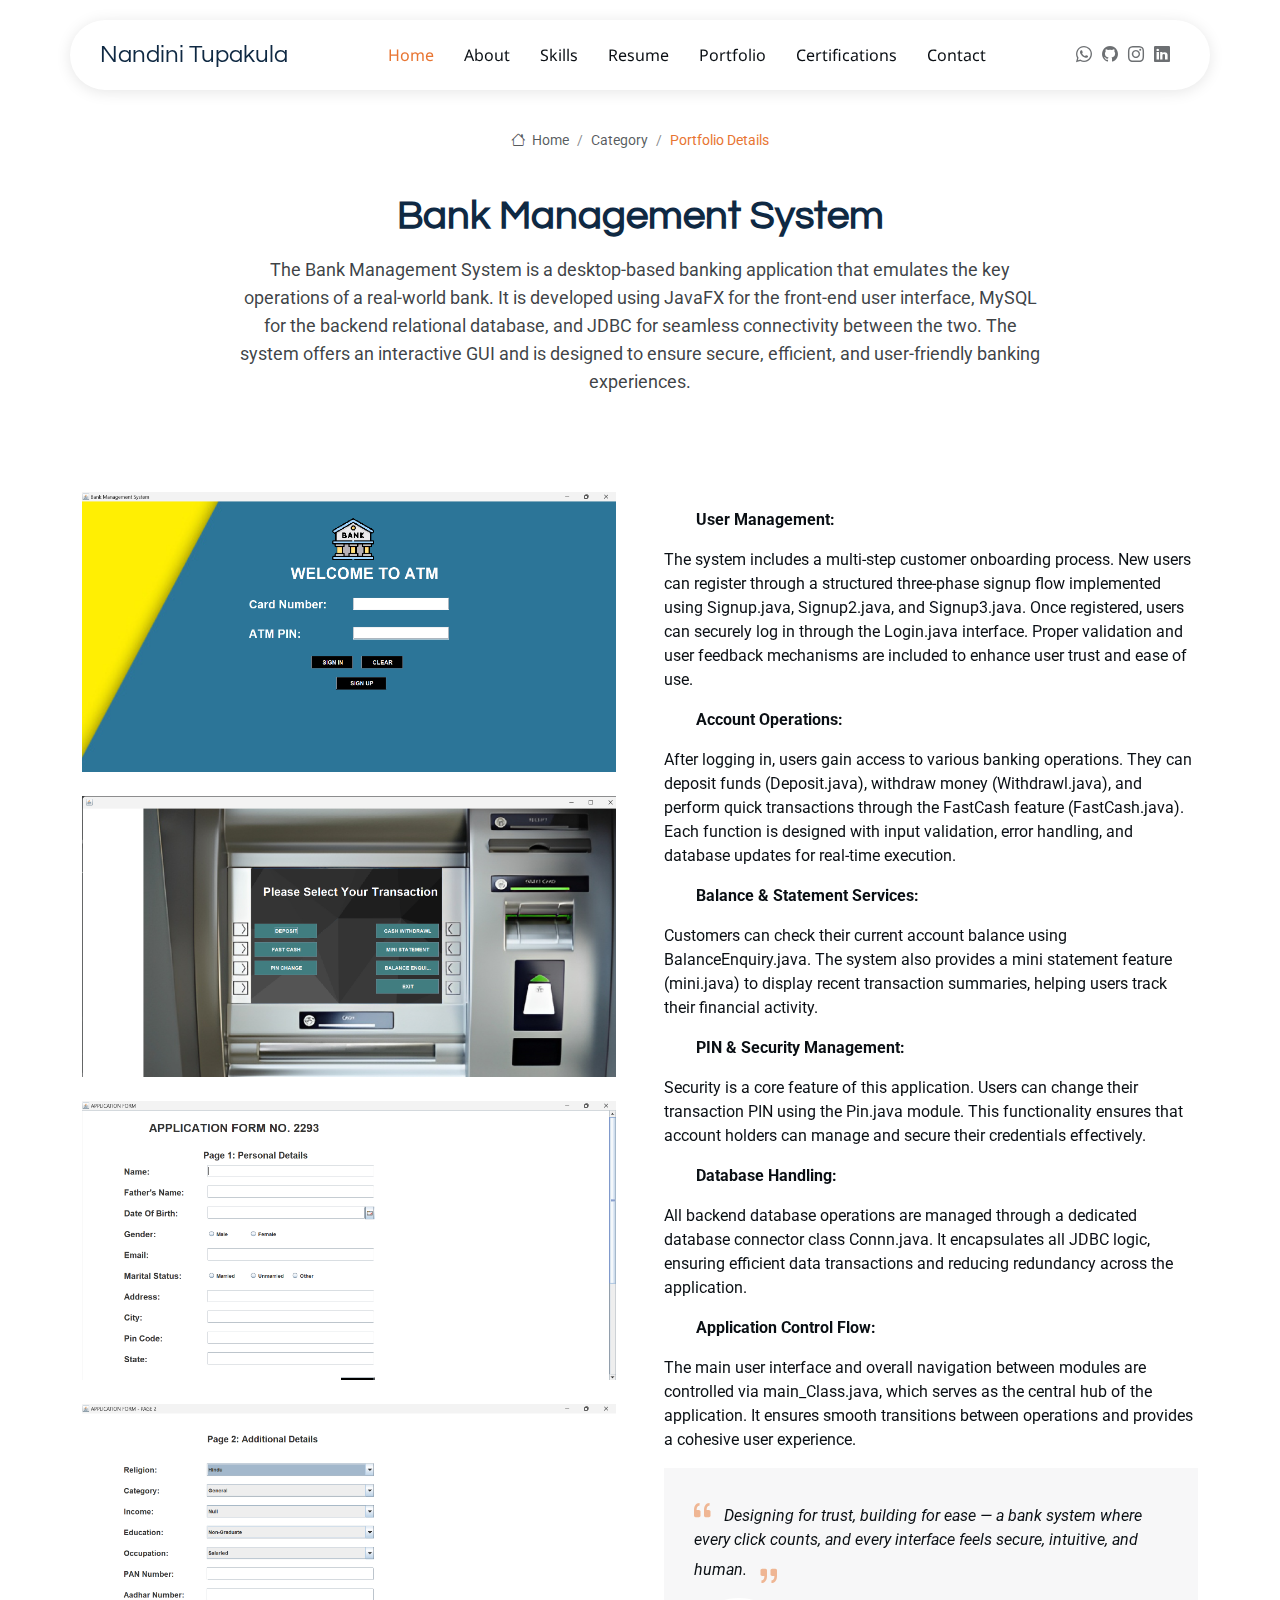
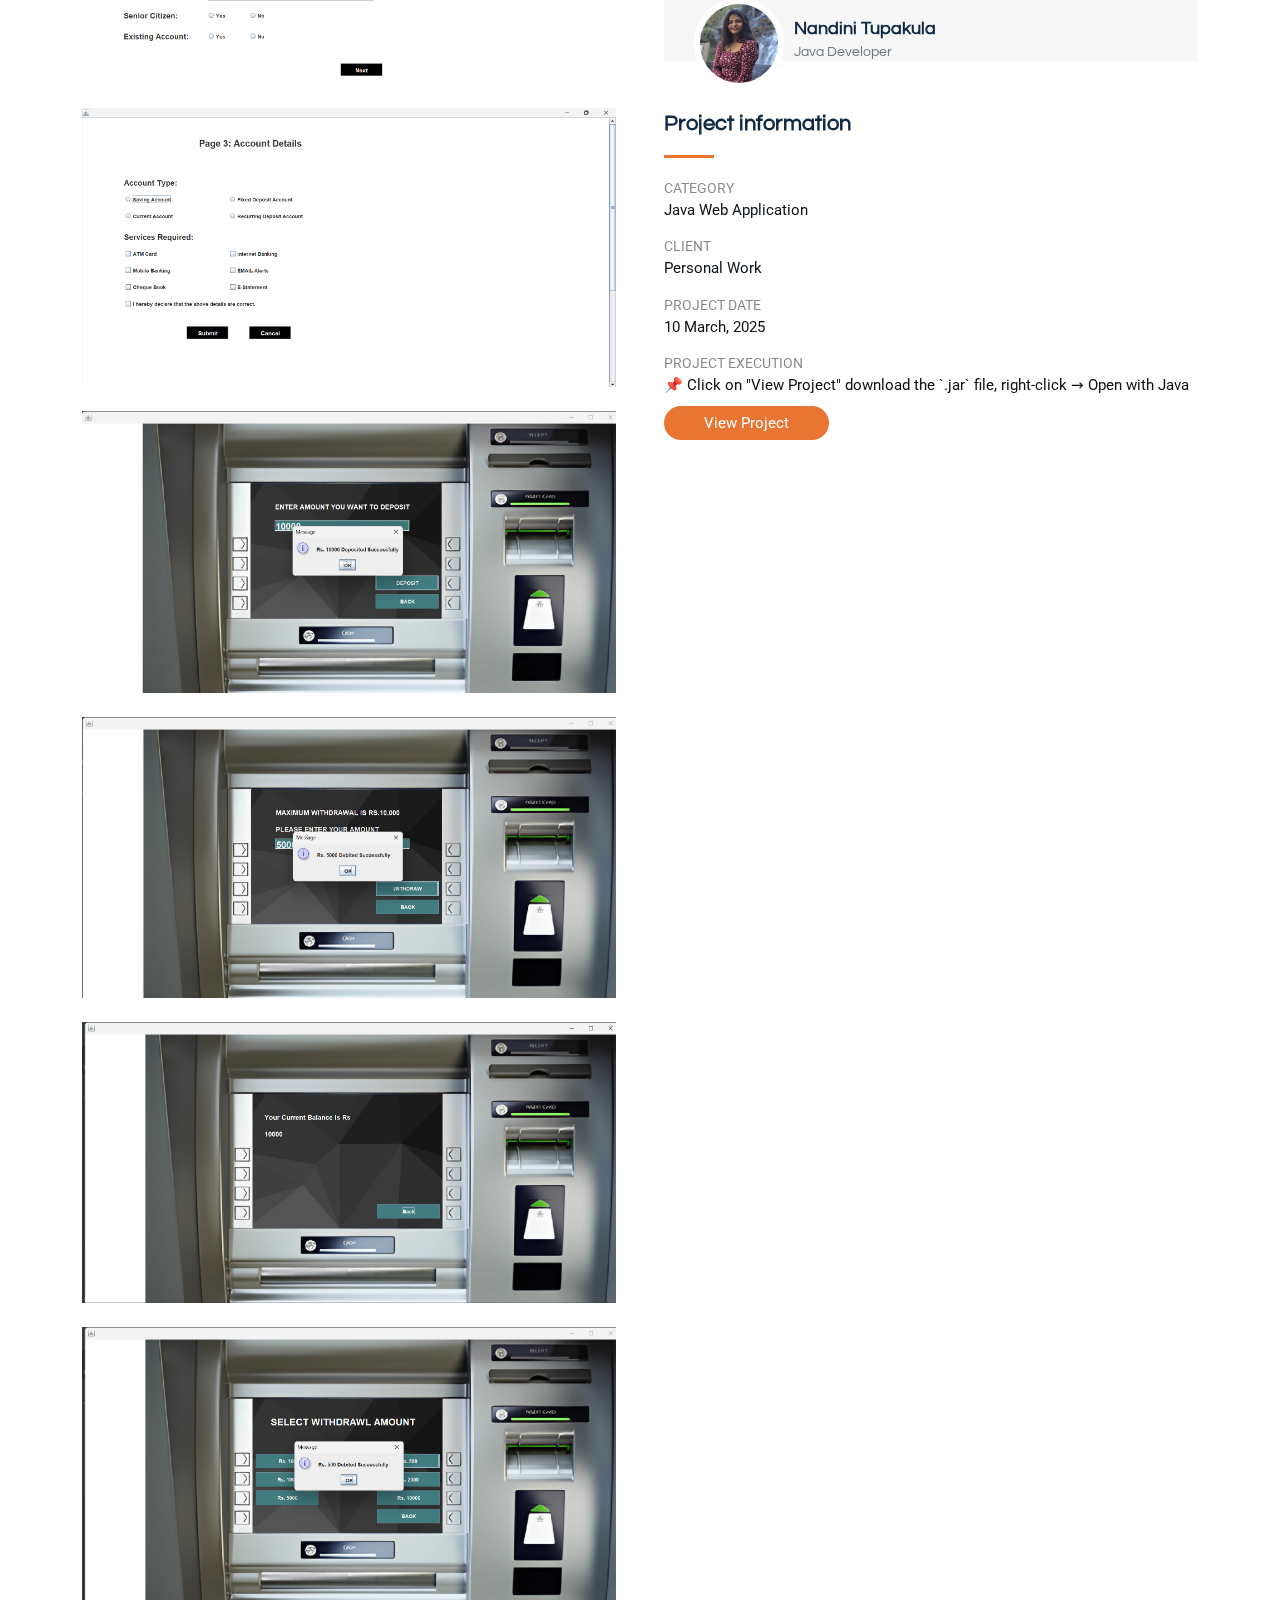
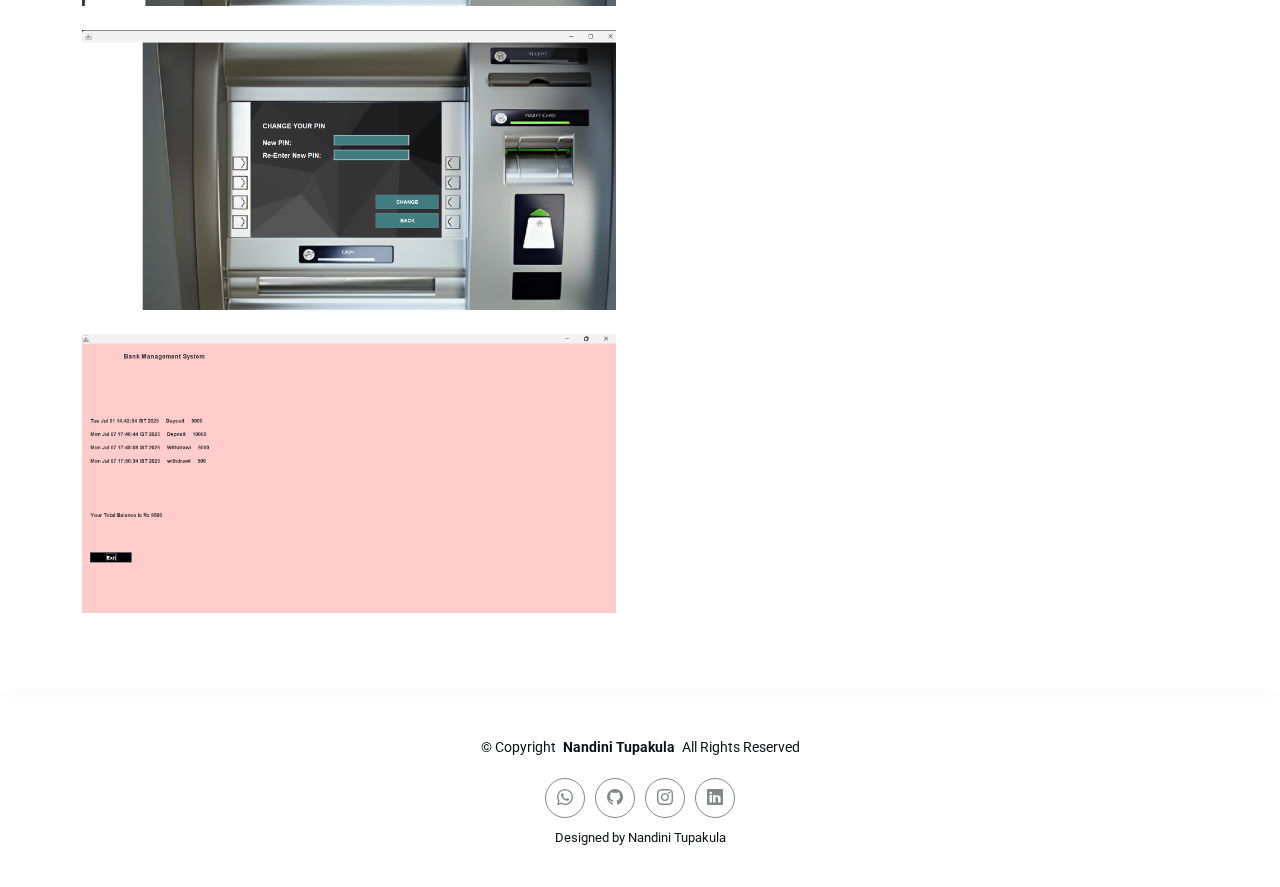
<file: portfolio-details-bank-management.html>
<!DOCTYPE html>
<html lang="en">

<head>
  <meta charset="utf-8">
  <meta content="width=device-width, initial-scale=1.0" name="viewport">
  <title>Bank Management - Nandini Tupakula</title>
  <meta name="description" content="">
  <meta name="keywords" content="">

  

  <!-- Fonts -->
  <link href="https://fonts.googleapis.com" rel="preconnect">
  <link href="https://fonts.gstatic.com" rel="preconnect" crossorigin>
  <link href="https://fonts.googleapis.com/css2?family=Roboto:ital,wght@0,100;0,300;0,400;0,500;0,700;0,900;1,100;1,300;1,400;1,500;1,700;1,900&family=Noto+Sans:ital,wght@0,100;0,200;0,300;0,400;0,500;0,600;0,700;0,800;0,900;1,100;1,200;1,300;1,400;1,500;1,600;1,700;1,800;1,900&family=Questrial:wght@400&display=swap" rel="stylesheet">

  <!-- Vendor CSS Files -->
  <link href="assets/vendor/bootstrap/css/bootstrap.min.css" rel="stylesheet">
  <link href="assets/vendor/bootstrap-icons/bootstrap-icons.css" rel="stylesheet">
  <link href="assets/vendor/aos/aos.css" rel="stylesheet">
  <link href="assets/vendor/glightbox/css/glightbox.min.css" rel="stylesheet">
  <link href="assets/vendor/swiper/swiper-bundle.min.css" rel="stylesheet">

  <!-- Main CSS File -->
  <link href="assets/css/main.css" rel="stylesheet">

  
</head>

<body class="portfolio-details-page">

  <header id="header" class="header d-flex align-items-center sticky-top">
    <div class="header-container container-fluid container-xl position-relative d-flex align-items-center justify-content-between">

      <a href="index.html" class="logo d-flex align-items-center me-auto me-xl-0">
        <h1 class="sitename">Nandini Tupakula</h1>
      </a>

      <nav id="navmenu" class="navmenu">
        <ul>
          <li><a href="index.html#hero" class="active">Home</a></li>
          <li><a href="index.html#about">About</a></li>
          <li><a href="index.html#skills">Skills</a></li>
          <li><a href="index.html#resume">Resume</a></li>
          <li><a href="index.html#portfolio">Portfolio</a></li>
          <li><a href="index.html#certifications">Certifications</a></li>
          <li><a href="index.html#contact">Contact</a></li>
        </ul>
        <i class="mobile-nav-toggle d-xl-none bi bi-list"></i>
      </nav>

      <div class="header-social-links">
        <a href="#" class="twitter"><i class="bi bi-whatsapp"></i></a>
        <a href="#" class="facebook"><i class="bi bi-github"></i></a>
        <a href="#" class="instagram"><i class="bi bi-instagram"></i></a>
        <a href="#" class="linkedin"><i class="bi bi-linkedin"></i></a>
      </div>


    </div>
  </header>

  <main class="main">

    <!-- Page Title -->
    <div class="page-title">
      <div class="breadcrumbs">
        <nav aria-label="breadcrumb">
          <ol class="breadcrumb">
            <li class="breadcrumb-item"><a href="index.html#hero"><i class="bi bi-house"></i> Home</a></li>
            <li class="breadcrumb-item"><a href="index.html#portfolio">Category</a></li>
            <li class="breadcrumb-item active current">Portfolio Details</li>
          </ol>
        </nav>
      </div>

      <div class="title-wrapper">
        <h1>Bank Management System</h1>
        <p>The Bank Management System is a desktop-based banking application that emulates the key operations of a real-world bank. It is developed using JavaFX for the front-end user interface, MySQL for the backend relational database, and JDBC for seamless connectivity between the two. The system offers an interactive GUI and is designed to ensure secure, efficient, and user-friendly banking experiences.</p>
      </div>
    </div><!-- End Page Title -->

    <!-- Portfolio Details Section -->
    <section id="portfolio-details" class="portfolio-details section">

      <div class="container" data-aos="fade-up">

        <div class="row gy-4 g-lg-5">
          <div class="col-lg-6">
            <img src="assets/img/portfolio/bank/bank-login.png" class="img-fluid mb-4" alt="">
            <img src="assets/img/portfolio/bank/bank-main.png" class="img-fluid mb-4" alt="">
            <img src="assets/img/portfolio/bank/bank-signup.png" class="img-fluid mb-4" alt="">
            <img src="assets/img/portfolio/bank/bank-signup2.png" class="img-fluid mb-4" alt="">
           <img src="assets/img/portfolio/bank/bank-signup3.png" class="img-fluid mb-4" alt="">
           <img src="assets/img/portfolio/bank/bank-deposit.png" class="img-fluid mb-4" alt="">
            <img src="assets/img/portfolio/bank/bank-withdraw.png" class="img-fluid mb-4" alt="">
             <img src="assets/img/portfolio/bank/bank-balance.png" class="img-fluid mb-4" alt="">
              <img src="assets/img/portfolio/bank/bank-fastcash.png" class="img-fluid mb-4" alt="">
               <img src="assets/img/portfolio/bank/bank-pin.png" class="img-fluid mb-4" alt="">
                <img src="assets/img/portfolio/bank/bank-mini.png" class="img-fluid mb-4" alt="">
          </div>

          <div class="col-lg-6">

            <div class="position-sticky" style="top: 40px">
              <div class="portfolio-description">
                <p>
                  <b> <ul>User Management:</ul> </b> The system includes a multi-step customer onboarding process. New users can register through a structured three-phase signup flow implemented using Signup.java, Signup2.java, and Signup3.java. Once registered, users can securely log in through the Login.java interface. Proper validation and user feedback mechanisms are included to enhance user trust and ease of use.
                </p>
                <p>
                  <b> <ul>Account Operations:</ul> </b> After logging in, users gain access to various banking operations. They can deposit funds (Deposit.java), withdraw money (Withdrawl.java), and perform quick transactions through the FastCash feature (FastCash.java). Each function is designed with input validation, error handling, and database updates for real-time execution.
                </p>
                <p>
                  <b> <ul>Balance &amp; Statement Services:</ul> </b> Customers can check their current account balance using BalanceEnquiry.java. The system also provides a mini statement feature (mini.java) to display recent transaction summaries, helping users track their financial activity.
                </p>
                <p>
                  <b> <ul>PIN &amp; Security Management:</ul> </b> Security is a core feature of this application. Users can change their transaction PIN using the Pin.java module. This functionality ensures that account holders can manage and secure their credentials effectively.
                </p>
                <p>
                  <b> <ul>Database Handling:</ul> </b> All backend database operations are managed through a dedicated database connector class Connn.java. It encapsulates all JDBC logic, ensuring efficient data transactions and reducing redundancy across the application.
                </p>
                <p>
                  <b> <ul>Application Control Flow:</ul> </b> The main user interface and overall navigation between modules are controlled via main_Class.java, which serves as the central hub of the application. It ensures smooth transitions between operations and provides a cohesive user experience.
                </p>

                <div class="testimonial-item">
                  <p>
                    <i class="bi bi-quote quote-icon-left"></i>
                    <span>Designing for trust, building for ease — a bank system where every click counts, and every interface feels secure, intuitive, and human.</span>
                    <i class="bi bi-quote quote-icon-right"></i>
                  </p>
                  <div>
                    <img src="assets/img/profile/nandhu.png" class="testimonial-img" alt="">
                    <h3>Nandini Tupakula</h3>
                    <h4>Java Developer</h4>
                  </div>
                </div>

              </div>

              <div class="portfolio-info mt-5">
                <h3>Project information</h3>
                <ul>
                  <li><strong>Category</strong> Java Web Application</li>
                  <li><strong>Client</strong> Personal Work</li>
                  <li><strong>Project date</strong> 10 March, 2025</li>
                  <li><strong>Project Execution</strong> 📌 Click on "View Project" download the `.jar` file, right-click → Open with Java</li>
                  <a href="assets/img/portfolio/bank/Bank Management System.jar" class="btn-visit align-self-start">View Project</a></li>
                </ul>
              </div>
            </div>

          </div>
        </div>

      </div>

    </section><!-- /Portfolio Details Section -->

  </main>

  <footer id="footer" class="footer">

    <div class="container">
      <div class="copyright text-center ">
        <p>© <span>Copyright</span> <strong class="px-1 sitename">Nandini Tupakula</strong> <span>All Rights Reserved</span></p>
      </div>
      <div class="social-links d-flex justify-content-center">
        <a href="https://wa.me/12017808679" class="whatsapp" target="_blank" rel="noopener noreferrer">
    <i class="bi bi-whatsapp"></i>
  </a>
  <a href="https://github.com/nandini-tupakula" class="github" target="_blank" rel="noopener noreferrer">
    <i class="bi bi-github"></i>
  </a>
  <a href="https://www.instagram.com/nandini_09_05" class="instagram" target="_blank" rel="noopener noreferrer">
    <i class="bi bi-instagram"></i>
  </a>
  <a href="https://www.linkedin.com/in/nandini-tupakula-5181a6191" class="linkedin" target="_blank" rel="noopener noreferrer">
    <i class="bi bi-linkedin"></i>
  </a>
      </div>
      <div class="credits">
        Designed by <a>Nandini Tupakula</a>
      </div>
    </div>

  </footer>

  <!-- Scroll Top -->
  <a href="#" id="scroll-top" class="scroll-top d-flex align-items-center justify-content-center"><i class="bi bi-arrow-up-short"></i></a>

  <!-- Vendor JS Files -->
  <script src="assets/vendor/bootstrap/js/bootstrap.bundle.min.js"></script>
  <script src="assets/vendor/php-email-form/validate.js"></script>
  <script src="assets/vendor/aos/aos.js"></script>
  <script src="assets/vendor/waypoints/noframework.waypoints.js"></script>
  <script src="assets/vendor/glightbox/js/glightbox.min.js"></script>
  <script src="assets/vendor/imagesloaded/imagesloaded.pkgd.min.js"></script>
  <script src="assets/vendor/isotope-layout/isotope.pkgd.min.js"></script>
  <script src="assets/vendor/swiper/swiper-bundle.min.js"></script>

  <!-- Main JS File -->
  <script src="assets/js/main.js"></script>

</body>

</html>
</file>
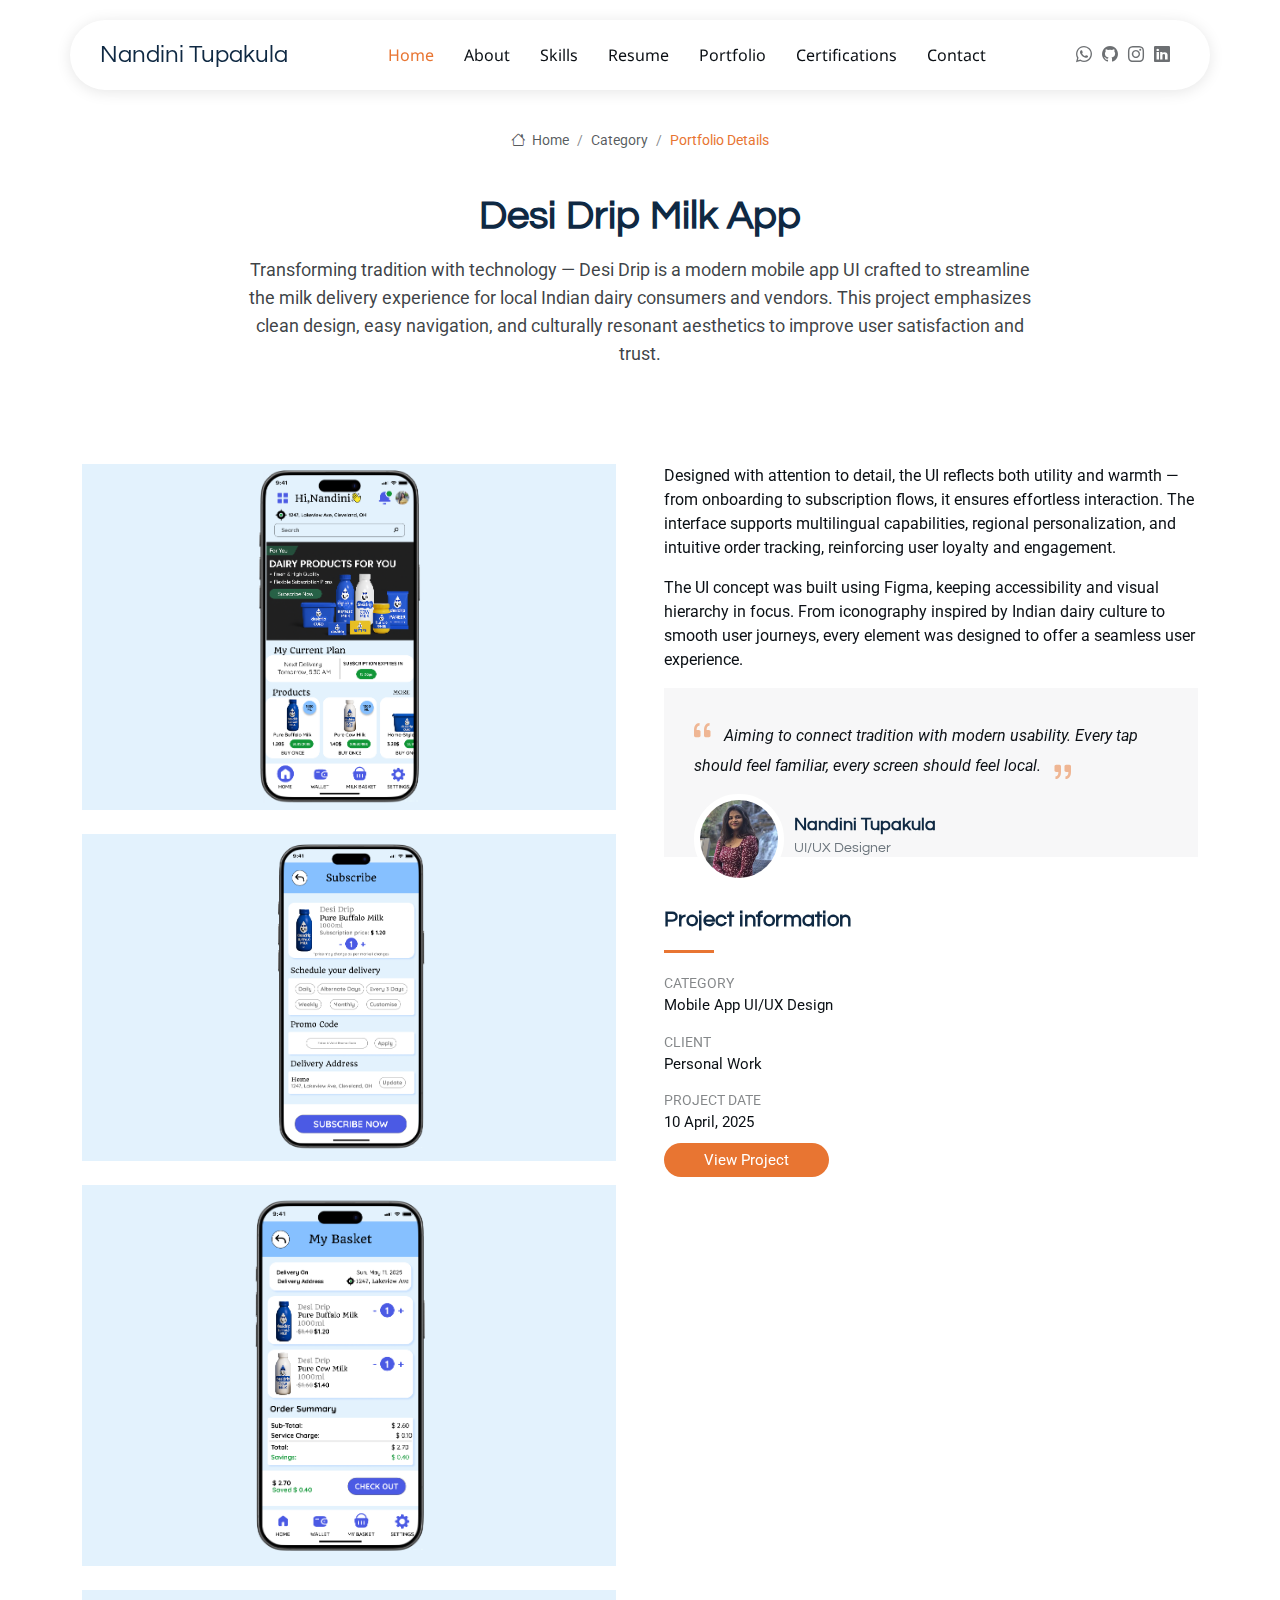
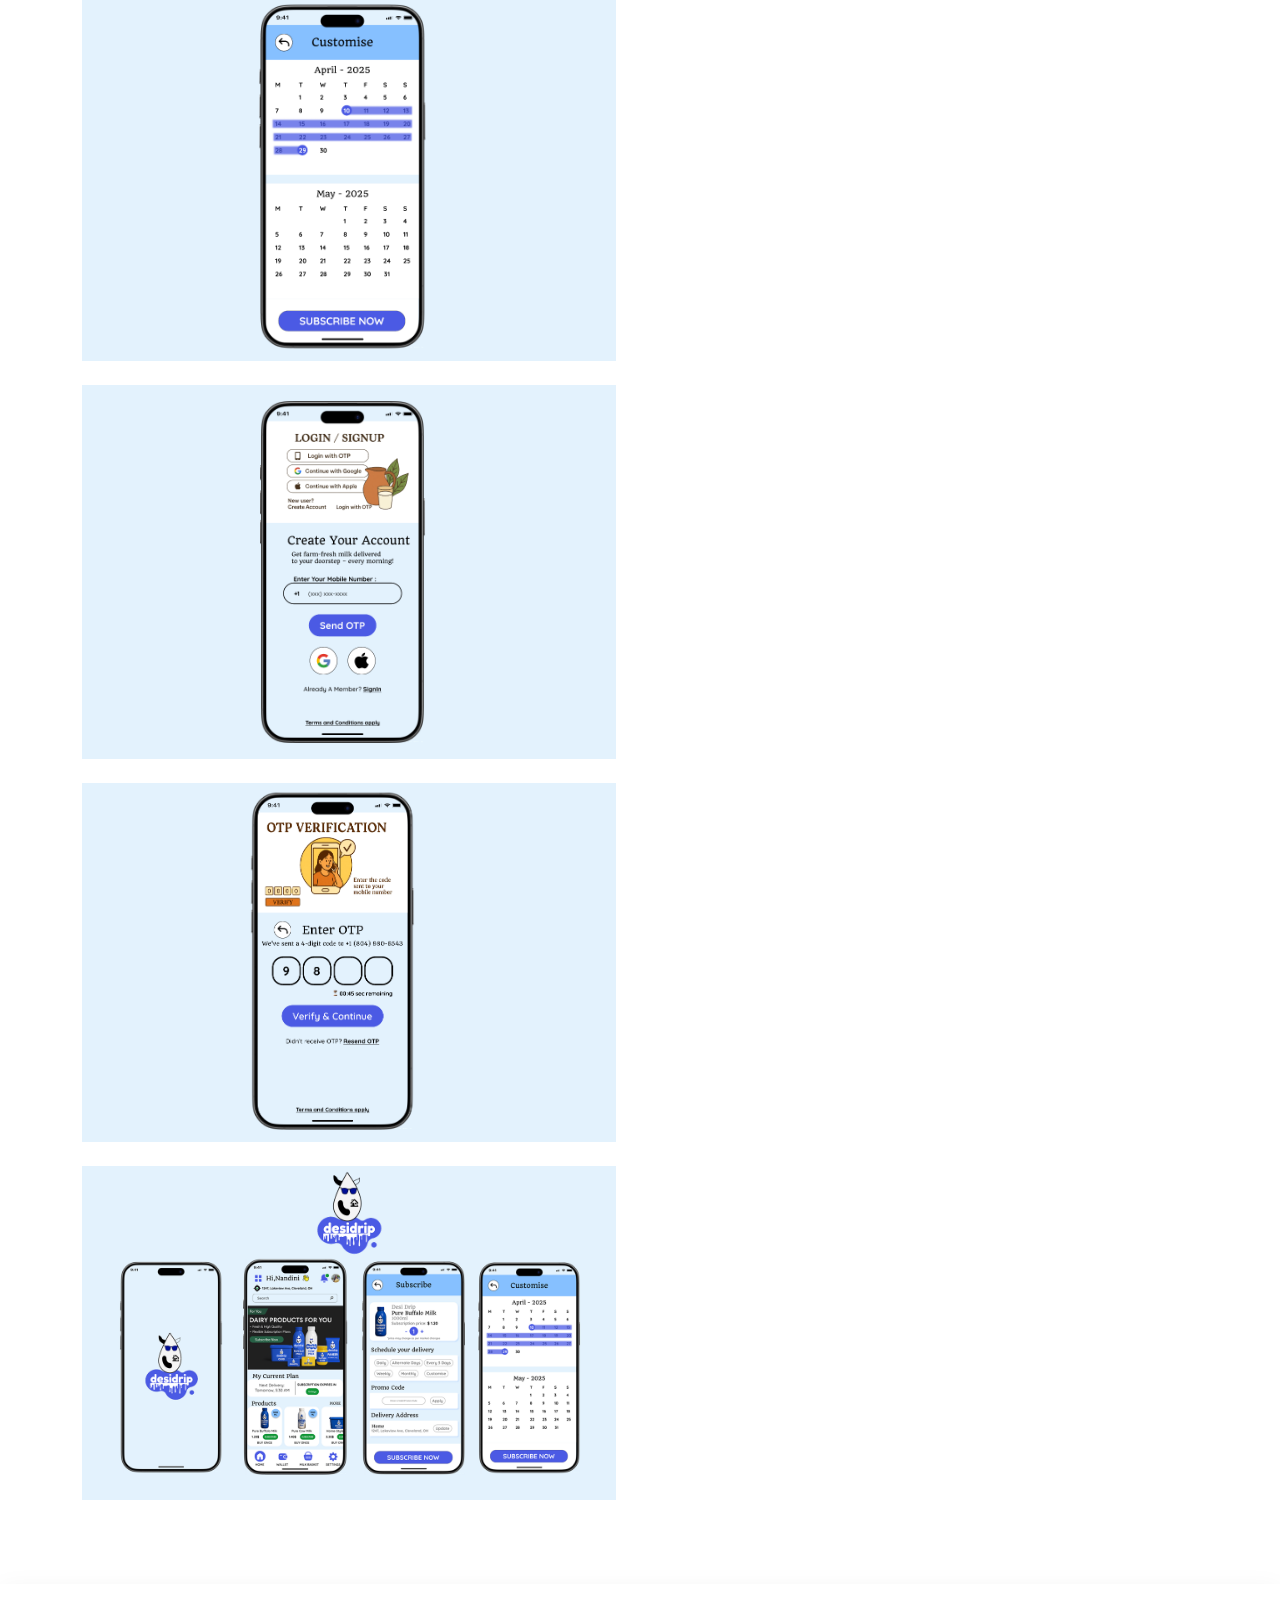
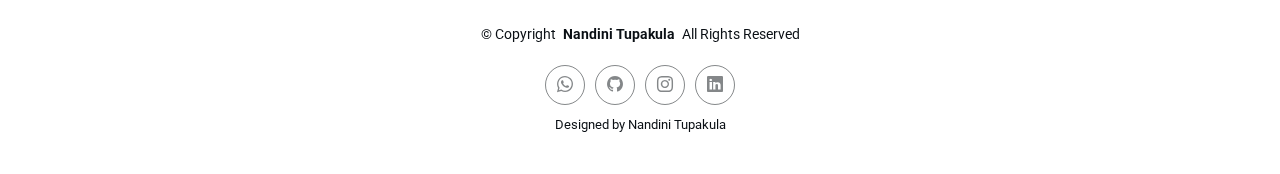
<file: portfolio-details-desi-drip.html>
<!DOCTYPE html>
<html lang="en">

<head>
  <meta charset="utf-8">
  <meta content="width=device-width, initial-scale=1.0" name="viewport">
  <title>Desi Drip - Nandini Tupakula</title>
  <meta name="description" content="">
  <meta name="keywords" content="">

  

  <!-- Fonts -->
  <link href="https://fonts.googleapis.com" rel="preconnect">
  <link href="https://fonts.gstatic.com" rel="preconnect" crossorigin>
  <link href="https://fonts.googleapis.com/css2?family=Roboto:ital,wght@0,100;0,300;0,400;0,500;0,700;0,900;1,100;1,300;1,400;1,500;1,700;1,900&family=Noto+Sans:ital,wght@0,100;0,200;0,300;0,400;0,500;0,600;0,700;0,800;0,900;1,100;1,200;1,300;1,400;1,500;1,600;1,700;1,800;1,900&family=Questrial:wght@400&display=swap" rel="stylesheet">

  <!-- Vendor CSS Files -->
  <link href="assets/vendor/bootstrap/css/bootstrap.min.css" rel="stylesheet">
  <link href="assets/vendor/bootstrap-icons/bootstrap-icons.css" rel="stylesheet">
  <link href="assets/vendor/aos/aos.css" rel="stylesheet">
  <link href="assets/vendor/glightbox/css/glightbox.min.css" rel="stylesheet">
  <link href="assets/vendor/swiper/swiper-bundle.min.css" rel="stylesheet">

  <!-- Main CSS File -->
  <link href="assets/css/main.css" rel="stylesheet">

  
</head>

<body class="portfolio-details-page">

  <header id="header" class="header d-flex align-items-center sticky-top">
    <div class="header-container container-fluid container-xl position-relative d-flex align-items-center justify-content-between">

      <a href="index.html" class="logo d-flex align-items-center me-auto me-xl-0">
        <h1 class="sitename">Nandini Tupakula</h1>
      </a>

      <nav id="navmenu" class="navmenu">
        <ul>
          <li><a href="index.html#hero" class="active">Home</a></li>
          <li><a href="index.html#about">About</a></li>
          <li><a href="index.html#skills">Skills</a></li>
          <li><a href="index.html#resume">Resume</a></li>
          <li><a href="index.html#portfolio">Portfolio</a></li>
          <li><a href="index.html#certifications">Certifications</a></li>
          <li><a href="index.html#contact">Contact</a></li>
        </ul>
        <i class="mobile-nav-toggle d-xl-none bi bi-list"></i>
      </nav>

      <div class="header-social-links">
        <a href="#" class="twitter"><i class="bi bi-whatsapp"></i></a>
        <a href="#" class="facebook"><i class="bi bi-github"></i></a>
        <a href="#" class="instagram"><i class="bi bi-instagram"></i></a>
        <a href="#" class="linkedin"><i class="bi bi-linkedin"></i></a>
      </div>


    </div>
  </header>

  <main class="main">

    <!-- Page Title -->
    <div class="page-title">
      <div class="breadcrumbs">
        <nav aria-label="breadcrumb">
          <ol class="breadcrumb">
            <li class="breadcrumb-item"><a href="index.html#hero"><i class="bi bi-house"></i> Home</a></li>
            <li class="breadcrumb-item"><a href="index.html#portfolio">Category</a></li>
            <li class="breadcrumb-item active current">Portfolio Details</li>
          </ol>
        </nav>
      </div>

      <div class="title-wrapper">
        <h1>Desi Drip Milk App</h1>
        <p>Transforming tradition with technology — Desi Drip is a modern mobile app UI crafted to streamline the milk delivery experience for local Indian dairy consumers and vendors. This project emphasizes clean design, easy navigation, and culturally resonant aesthetics to improve user satisfaction and trust.</p>
      </div>
    </div><!-- End Page Title -->

    <!-- Portfolio Details Section -->
    <section id="portfolio-details" class="portfolio-details section">

      <div class="container" data-aos="fade-up">

        <div class="row gy-4 g-lg-5">
          <div class="col-lg-6">
            <img src="assets/img/portfolio/desi-drip/desi-drip-home.png" class="img-fluid mb-4" alt="">
            <img src="assets/img/portfolio/desi-drip/desi-drip-subscribe.png" class="img-fluid mb-4" alt="">
            <img src="assets/img/portfolio/desi-drip/desi-drip-mybasket.png" class="img-fluid mb-4" alt="">
            <img src="assets/img/portfolio/desi-drip/desi-drip-customise.png" class="img-fluid mb-4" alt="">
            <img src="assets/img/portfolio/desi-drip/desi-drip-login.png" class="img-fluid mb-4" alt="">
            <img src="assets/img/portfolio/desi-drip/desi-drip-otp.png" class="img-fluid mb-4" alt="">
            <img src="assets/img/portfolio/desi-drip/desi-drip-collage.png" class="img-fluid mb-4" alt="">
          </div>

          <div class="col-lg-6">

            <div class="position-sticky" style="top: 40px">
              <div class="portfolio-description">
                <p>
                  Designed with attention to detail, the UI reflects both utility and warmth — from onboarding to subscription flows, it ensures effortless interaction. The interface supports multilingual capabilities, regional personalization, and intuitive order tracking, reinforcing user loyalty and engagement.
                </p>
                <p>
                  The UI concept was built using Figma, keeping accessibility and visual hierarchy in focus. From iconography inspired by Indian dairy culture to smooth user journeys, every element was designed to offer a seamless user experience.
                </p>

                <div class="testimonial-item">
                  <p>
                    <i class="bi bi-quote quote-icon-left"></i>
                    <span>Aiming to connect tradition with modern usability. Every tap should feel familiar, every screen should feel local.</span>
                    <i class="bi bi-quote quote-icon-right"></i>
                  </p>
                  <div>
                    <img src="assets/img/profile/nandhu.png" class="testimonial-img" alt="">
                    <h3>Nandini Tupakula</h3>
                    <h4>UI/UX Designer</h4>
                  </div>
                </div>

              </div>

              <div class="portfolio-info mt-5">
                <h3>Project information</h3>
                <ul>
                  <li><strong>Category</strong> Mobile App UI/UX Design</li>
                  <li><strong>Client</strong> Personal Work</li>
                  <li><strong>Project date</strong> 10 April, 2025</li>
                  <!--<li><strong>Project URL</strong> <a href="#">www.example.com</a></li>-->
                  <a href="https://www.figma.com/proto/4aLRCyYyxoPJIjaXddndhu/DESI-DRIP-PROJECT?node-id=1-54&p=f&t=M5TvCfFDxkNc9yU8-1&scaling=scale-down&content-scaling=fixed&page-id=0%3A1" 
     class="btn-visit align-self-start" 
     target="_blank" 
     rel="noopener noreferrer">
    View Project
  </a>
                </ul>
              </div>
            </div>

          </div>
        </div>

      </div>

    </section><!-- /Portfolio Details Section -->

  </main>

  <footer id="footer" class="footer">

    <div class="container">
      <div class="copyright text-center ">
        <p>© <span>Copyright</span> <strong class="px-1 sitename">Nandini Tupakula</strong> <span>All Rights Reserved</span></p>
      </div>
      <div class="social-links d-flex justify-content-center">
        <a href="https://wa.me/12017808679" class="whatsapp" target="_blank" rel="noopener noreferrer">
    <i class="bi bi-whatsapp"></i>
  </a>
  <a href="https://github.com/nandini-tupakula" class="github" target="_blank" rel="noopener noreferrer">
    <i class="bi bi-github"></i>
  </a>
  <a href="https://www.instagram.com/nandini_09_05" class="instagram" target="_blank" rel="noopener noreferrer">
    <i class="bi bi-instagram"></i>
  </a>
  <a href="https://www.linkedin.com/in/nandini-tupakula-5181a6191" class="linkedin" target="_blank" rel="noopener noreferrer">
    <i class="bi bi-linkedin"></i>
  </a>      </div>
      <div class="credits">
        Designed by <a>Nandini Tupakula</a>
      </div>
    </div>

  </footer>

  <!-- Scroll Top -->
  <a href="#" id="scroll-top" class="scroll-top d-flex align-items-center justify-content-center"><i class="bi bi-arrow-up-short"></i></a>

  <!-- Vendor JS Files -->
  <script src="assets/vendor/bootstrap/js/bootstrap.bundle.min.js"></script>
  <script src="assets/vendor/php-email-form/validate.js"></script>
  <script src="assets/vendor/aos/aos.js"></script>
  <script src="assets/vendor/waypoints/noframework.waypoints.js"></script>
  <script src="assets/vendor/glightbox/js/glightbox.min.js"></script>
  <script src="assets/vendor/imagesloaded/imagesloaded.pkgd.min.js"></script>
  <script src="assets/vendor/isotope-layout/isotope.pkgd.min.js"></script>
  <script src="assets/vendor/swiper/swiper-bundle.min.js"></script>

  <!-- Main JS File -->
  <script src="assets/js/main.js"></script>

</body>

</html>
</file>
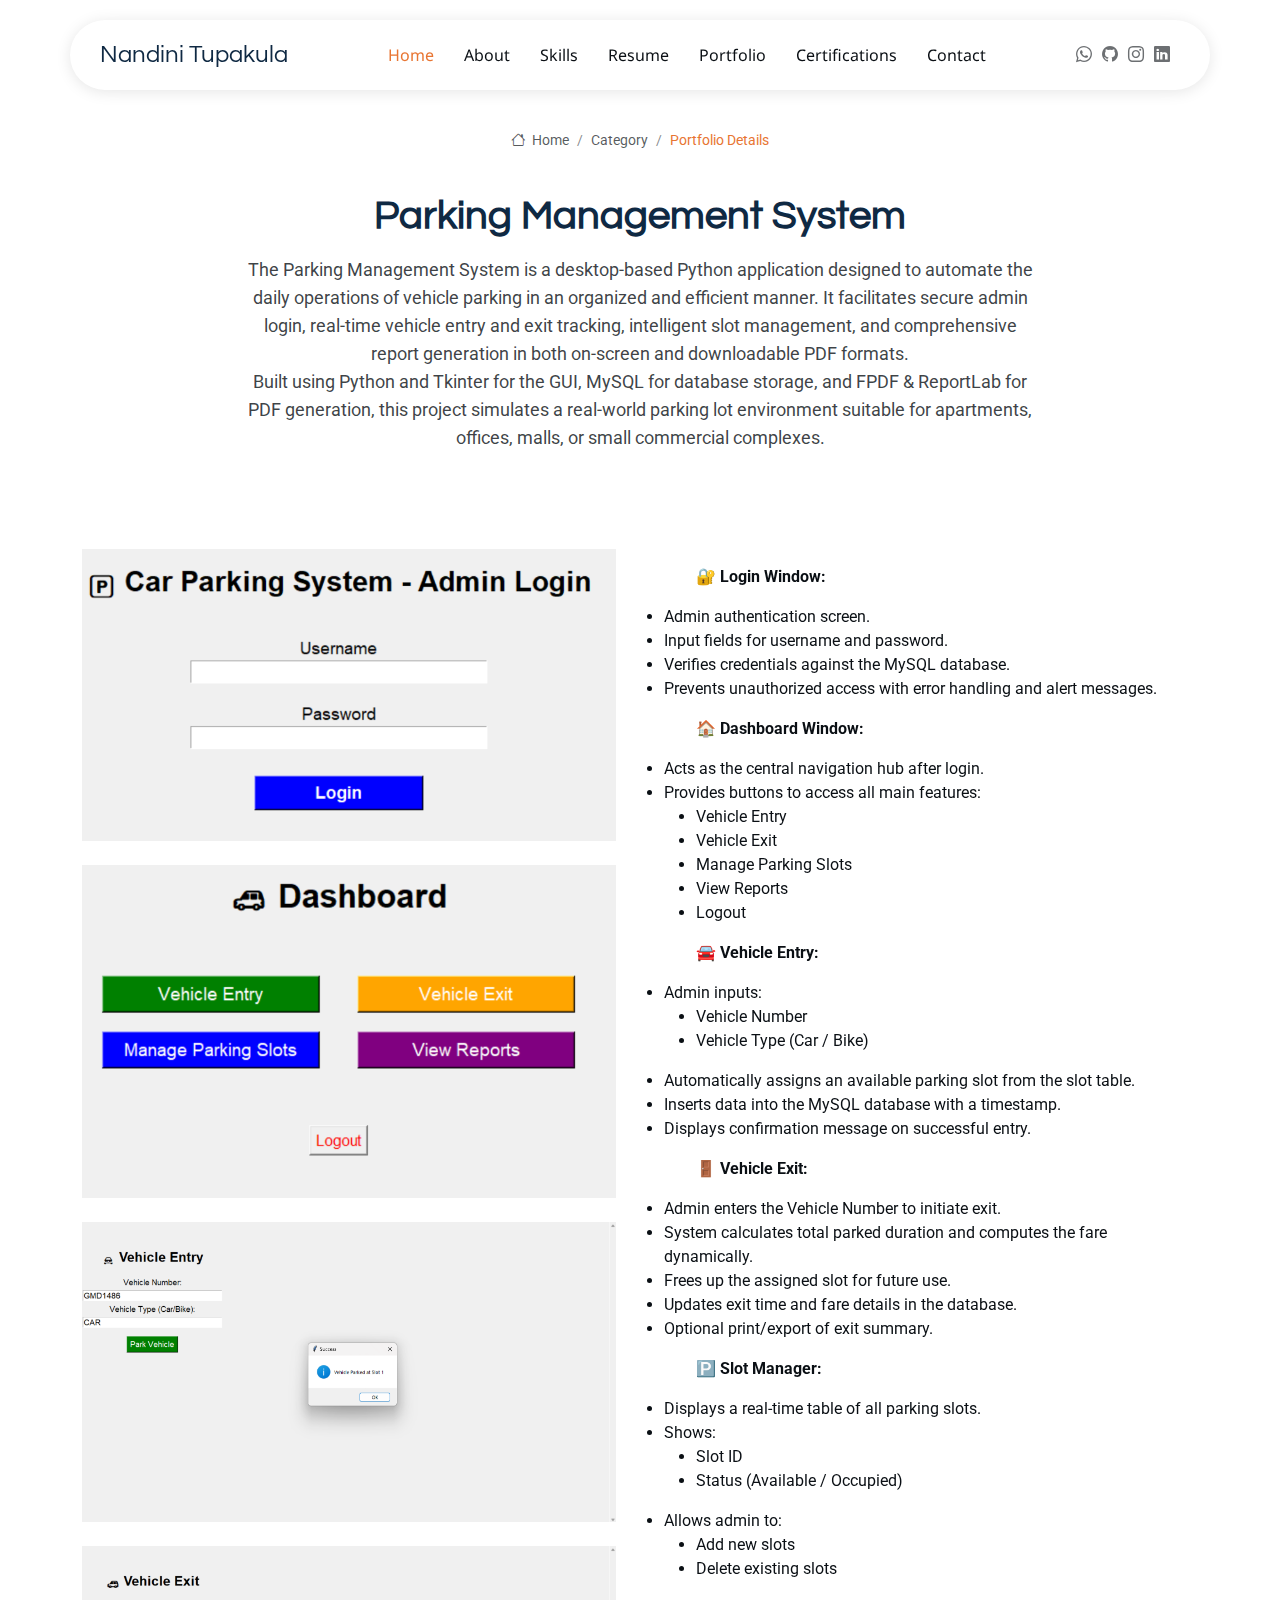
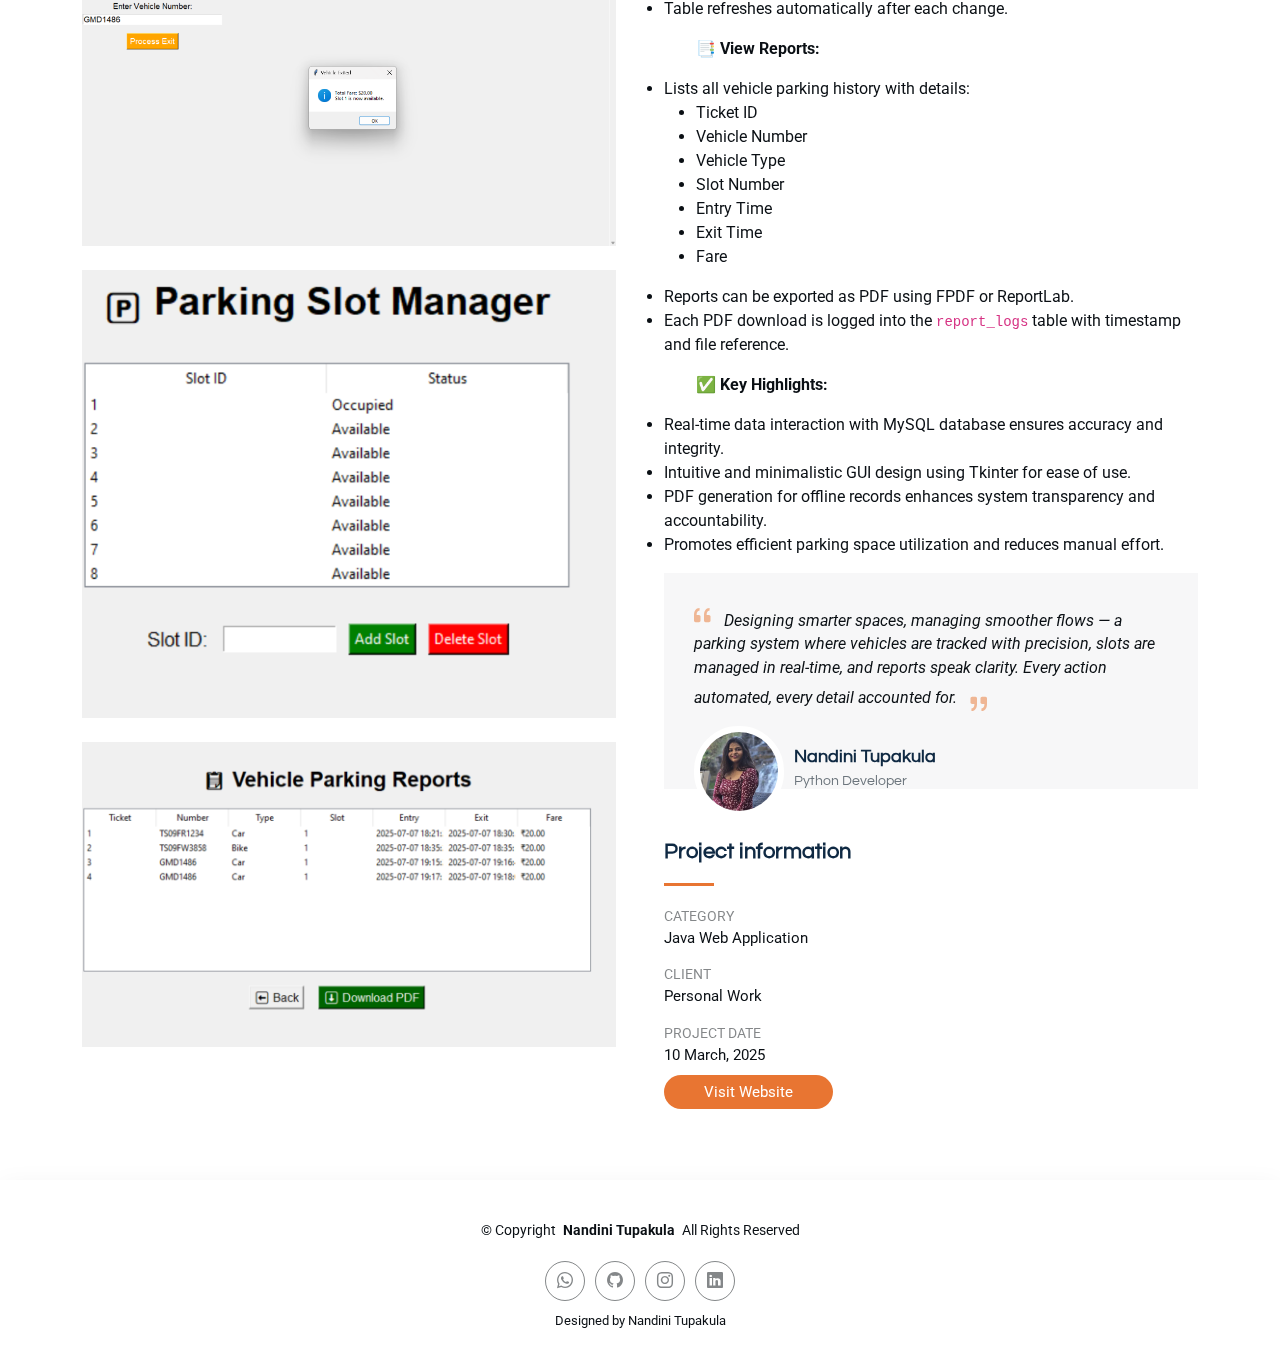
<file: portfolio-details-parking.html>
<!DOCTYPE html>
<html lang="en">

<head>
  <meta charset="utf-8">
  <meta content="width=device-width, initial-scale=1.0" name="viewport">
  <title>Parking Management - Nandini Tupakula</title>
  <meta name="description" content="">
  <meta name="keywords" content="">

  

  <!-- Fonts -->
  <link href="https://fonts.googleapis.com" rel="preconnect">
  <link href="https://fonts.gstatic.com" rel="preconnect" crossorigin>
  <link href="https://fonts.googleapis.com/css2?family=Roboto:ital,wght@0,100;0,300;0,400;0,500;0,700;0,900;1,100;1,300;1,400;1,500;1,700;1,900&family=Noto+Sans:ital,wght@0,100;0,200;0,300;0,400;0,500;0,600;0,700;0,800;0,900;1,100;1,200;1,300;1,400;1,500;1,600;1,700;1,800;1,900&family=Questrial:wght@400&display=swap" rel="stylesheet">

  <!-- Vendor CSS Files -->
  <link href="assets/vendor/bootstrap/css/bootstrap.min.css" rel="stylesheet">
  <link href="assets/vendor/bootstrap-icons/bootstrap-icons.css" rel="stylesheet">
  <link href="assets/vendor/aos/aos.css" rel="stylesheet">
  <link href="assets/vendor/glightbox/css/glightbox.min.css" rel="stylesheet">
  <link href="assets/vendor/swiper/swiper-bundle.min.css" rel="stylesheet">

  <!-- Main CSS File -->
  <link href="assets/css/main.css" rel="stylesheet">

  
</head>

<body class="portfolio-details-page">

  <header id="header" class="header d-flex align-items-center sticky-top">
    <div class="header-container container-fluid container-xl position-relative d-flex align-items-center justify-content-between">

      <a href="index.html" class="logo d-flex align-items-center me-auto me-xl-0">
        <h1 class="sitename">Nandini Tupakula</h1>
      </a>

      <nav id="navmenu" class="navmenu">
        <ul>
          <li><a href="index.html#hero" class="active">Home</a></li>
          <li><a href="index.html#about">About</a></li>
          <li><a href="index.html#skills">Skills</a></li>
          <li><a href="index.html#resume">Resume</a></li>
          <li><a href="index.html#portfolio">Portfolio</a></li>
          <li><a href="index.html#certifications">Certifications</a></li>
          <li><a href="index.html#contact">Contact</a></li>
        </ul>
        <i class="mobile-nav-toggle d-xl-none bi bi-list"></i>
      </nav>

      <div class="header-social-links">
        <a href="#" class="twitter"><i class="bi bi-whatsapp"></i></a>
        <a href="#" class="facebook"><i class="bi bi-github"></i></a>
        <a href="#" class="instagram"><i class="bi bi-instagram"></i></a>
        <a href="#" class="linkedin"><i class="bi bi-linkedin"></i></a>
      </div>


    </div>
  </header>

  <main class="main">

    <!-- Page Title -->
    <div class="page-title">
      <div class="breadcrumbs">
        <nav aria-label="breadcrumb">
          <ol class="breadcrumb">
            <li class="breadcrumb-item"><a href="index.html#hero"><i class="bi bi-house"></i> Home</a></li>
            <li class="breadcrumb-item"><a href="index.html#portfolio">Category</a></li>
            <li class="breadcrumb-item active current">Portfolio Details</li>
          </ol>
        </nav>
      </div>

      <div class="title-wrapper">
        <h1>Parking Management System</h1>
        <p>The Parking Management System is a desktop-based Python application designed to automate the daily operations of vehicle parking in an organized and efficient manner. It facilitates secure admin login, real-time vehicle entry and exit tracking, intelligent slot management, and comprehensive report generation in both on-screen and downloadable PDF formats.</p>
        <p> Built using Python and Tkinter for the GUI, MySQL for database storage, and FPDF & ReportLab for PDF generation, this project simulates a real-world parking lot environment suitable for apartments, offices, malls, or small commercial complexes.</p>
      </div>
    </div><!-- End Page Title -->

    <!-- Portfolio Details Section -->
    <section id="portfolio-details" class="portfolio-details section">

      <div class="container" data-aos="fade-up">

        <div class="row gy-4 g-lg-5">
          <div class="col-lg-6">
            <img src="assets/img/portfolio/park/park-login.png" class="img-fluid mb-4" alt="">
            <img src="assets/img/portfolio/park/park-dashboard.png" class="img-fluid mb-4" alt="">
            <img src="assets/img/portfolio/park/park-entry.png" class="img-fluid mb-4" alt="">
            <img src="assets/img/portfolio/park/park-exit.png" class="img-fluid mb-4" alt="">
            <img src="assets/img/portfolio/park/park-slots.png" class="img-fluid mb-4" alt="">
            <img src="assets/img/portfolio/park/park-report.png" class="img-fluid mb-4" alt="">
          </div>

          <div class="col-lg-6">

            <div class="position-sticky" style="top: 40px">
              <div class="portfolio-description">
                <p>
                  <b> <ul>🔐 Login Window:</ul> </b>
                  <li> Admin authentication screen. </li>
                  <li> Input fields for username and password. </li>
                  <li> Verifies credentials against the MySQL database. </li>
                  <li> Prevents unauthorized access with error handling and alert messages. </li>
                </p>
                <p>
                  <b> <ul>🏠 Dashboard Window:</ul> </b>
                  <li> Acts as the central navigation hub after login. </li>
                  <li> Provides buttons to access all main features:
                    <ul>
                    <li> Vehicle Entry </li>
                    <li> Vehicle Exit </li>
                    <li> Manage Parking Slots </li>
                    <li> View Reports </li>
                    <li> Logout </li>
                    </ul>
                  </li>
                </p>
                <p>
                  <b> <ul>🚘 Vehicle Entry:</ul> </b>
                  <li> Admin inputs:
                    <ul>
                    <li> Vehicle Number </li>
                    <li> Vehicle Type (Car / Bike) </li>
                    </ul>
                  </li>
                  <li> Automatically assigns an available parking slot from the slot table.</li>
                  <li> Inserts data into the MySQL database with a timestamp.</li>
                  <li> Displays confirmation message on successful entry.</li>
                </p>
                <p>
                  <b> <ul>🚪 Vehicle Exit:</ul> </b>
                  <li> Admin enters the Vehicle Number to initiate exit.</li>
                  <li> System calculates total parked duration and computes the fare dynamically.</li>
                  <li> Frees up the assigned slot for future use.</li>
                  <li> Updates exit time and fare details in the database. </li>
                  <li> Optional print/export of exit summary. </li>
                </p>
                <p>
                  <b> <ul>🅿️ Slot Manager:</ul> </b>
                  <li> Displays a real-time table of all parking slots.</li>
                  <li> Shows:
                    <ul>
                    <li> Slot ID </li>
                    <li> Status (Available / Occupied) </li>
                    </ul>
                  </li>
                  <li> Allows admin to:
                    <ul>
                    <li> Add new slots </li>
                    <li> Delete existing slots </li>
                    </ul>
                  </li>
                  <li> Table refreshes automatically after each change.</li>
                </p>
                <p>
                  <b> <ul>📑 View Reports:</ul> </b>
                  <li> Lists all vehicle parking history with details:
                    <ul>
                    <li> Ticket ID </li>
                    <li> Vehicle Number </li>
                    <li> Vehicle Type </li>
                    <li> Slot Number </li>
                    <li> Entry Time </li>
                    <li> Exit Time </li>
                    <li> Fare </li>
                    </ul>
                  </li>
                  <li> Reports can be exported as PDF using FPDF or ReportLab.</li>
                  <li> Each PDF download is logged into the <code>report_logs</code> table with timestamp and file reference. </li>
                </p>
                <p>
                  <b> <ul>✅ Key Highlights:</ul> </b>
                  <li> Real-time data interaction with MySQL database ensures accuracy and integrity. </li>
                  <li> Intuitive and minimalistic GUI design using Tkinter for ease of use. </li>
                  <li> PDF generation for offline records enhances system transparency and accountability. </li>
                  <li> Promotes efficient parking space utilization and reduces manual effort. </li>
                </p>
                

                <div class="testimonial-item">
                  <p>
                    <i class="bi bi-quote quote-icon-left"></i>
                    <span>Designing smarter spaces, managing smoother flows — a parking system where vehicles are tracked with precision, slots are managed in real-time, and reports speak clarity. Every action automated, every detail accounted for.</span>
                    <i class="bi bi-quote quote-icon-right"></i>
                  </p>
                  <div>
                    <img src="assets/img/profile/nandhu.png" class="testimonial-img" alt="">
                    <h3>Nandini Tupakula</h3>
                    <h4>Python Developer</h4>
                  </div>
                </div>

              </div>

              <div class="portfolio-info mt-5">
                <h3>Project information</h3>
                <ul>
                  <li><strong>Category</strong> Java Web Application</li>
                  <li><strong>Client</strong> Personal Work</li>
                  <li><strong>Project date</strong> 10 March, 2025</li>
                  <!--<li><strong>Project URL</strong> <a href="#">www.example.com</a></li>-->
                  <a href="assets/img/portfolio/park/main.exe" class="btn-visit align-self-start">Visit Website</a></li>
                </ul>
              </div>
            </div>

          </div>
        </div>

      </div>

    </section><!-- /Portfolio Details Section -->

  </main>

  <footer id="footer" class="footer">

    <div class="container">
      <div class="copyright text-center ">
        <p>© <span>Copyright</span> <strong class="px-1 sitename">Nandini Tupakula</strong> <span>All Rights Reserved</span></p>
      </div>
      <div class="social-links d-flex justify-content-center">
        <a href="https://wa.me/12017808679" class="whatsapp" target="_blank" rel="noopener noreferrer">
    <i class="bi bi-whatsapp"></i>
  </a>
  <a href="https://github.com/nandini-tupakula" class="github" target="_blank" rel="noopener noreferrer">
    <i class="bi bi-github"></i>
  </a>
  <a href="https://www.instagram.com/nandini_09_05" class="instagram" target="_blank" rel="noopener noreferrer">
    <i class="bi bi-instagram"></i>
  </a>
  <a href="https://www.linkedin.com/in/nandini-tupakula-5181a6191" class="linkedin" target="_blank" rel="noopener noreferrer">
    <i class="bi bi-linkedin"></i>
  </a>
      </div>
      <div class="credits">
        Designed by <a>Nandini Tupakula</a>
      </div>
    </div>

  </footer>

  <!-- Scroll Top -->
  <a href="#" id="scroll-top" class="scroll-top d-flex align-items-center justify-content-center"><i class="bi bi-arrow-up-short"></i></a>

  <!-- Vendor JS Files -->
  <script src="assets/vendor/bootstrap/js/bootstrap.bundle.min.js"></script>
  <script src="assets/vendor/php-email-form/validate.js"></script>
  <script src="assets/vendor/aos/aos.js"></script>
  <script src="assets/vendor/waypoints/noframework.waypoints.js"></script>
  <script src="assets/vendor/glightbox/js/glightbox.min.js"></script>
  <script src="assets/vendor/imagesloaded/imagesloaded.pkgd.min.js"></script>
  <script src="assets/vendor/isotope-layout/isotope.pkgd.min.js"></script>
  <script src="assets/vendor/swiper/swiper-bundle.min.js"></script>

  <!-- Main JS File -->
  <script src="assets/js/main.js"></script>

</body>

</html>
</file>
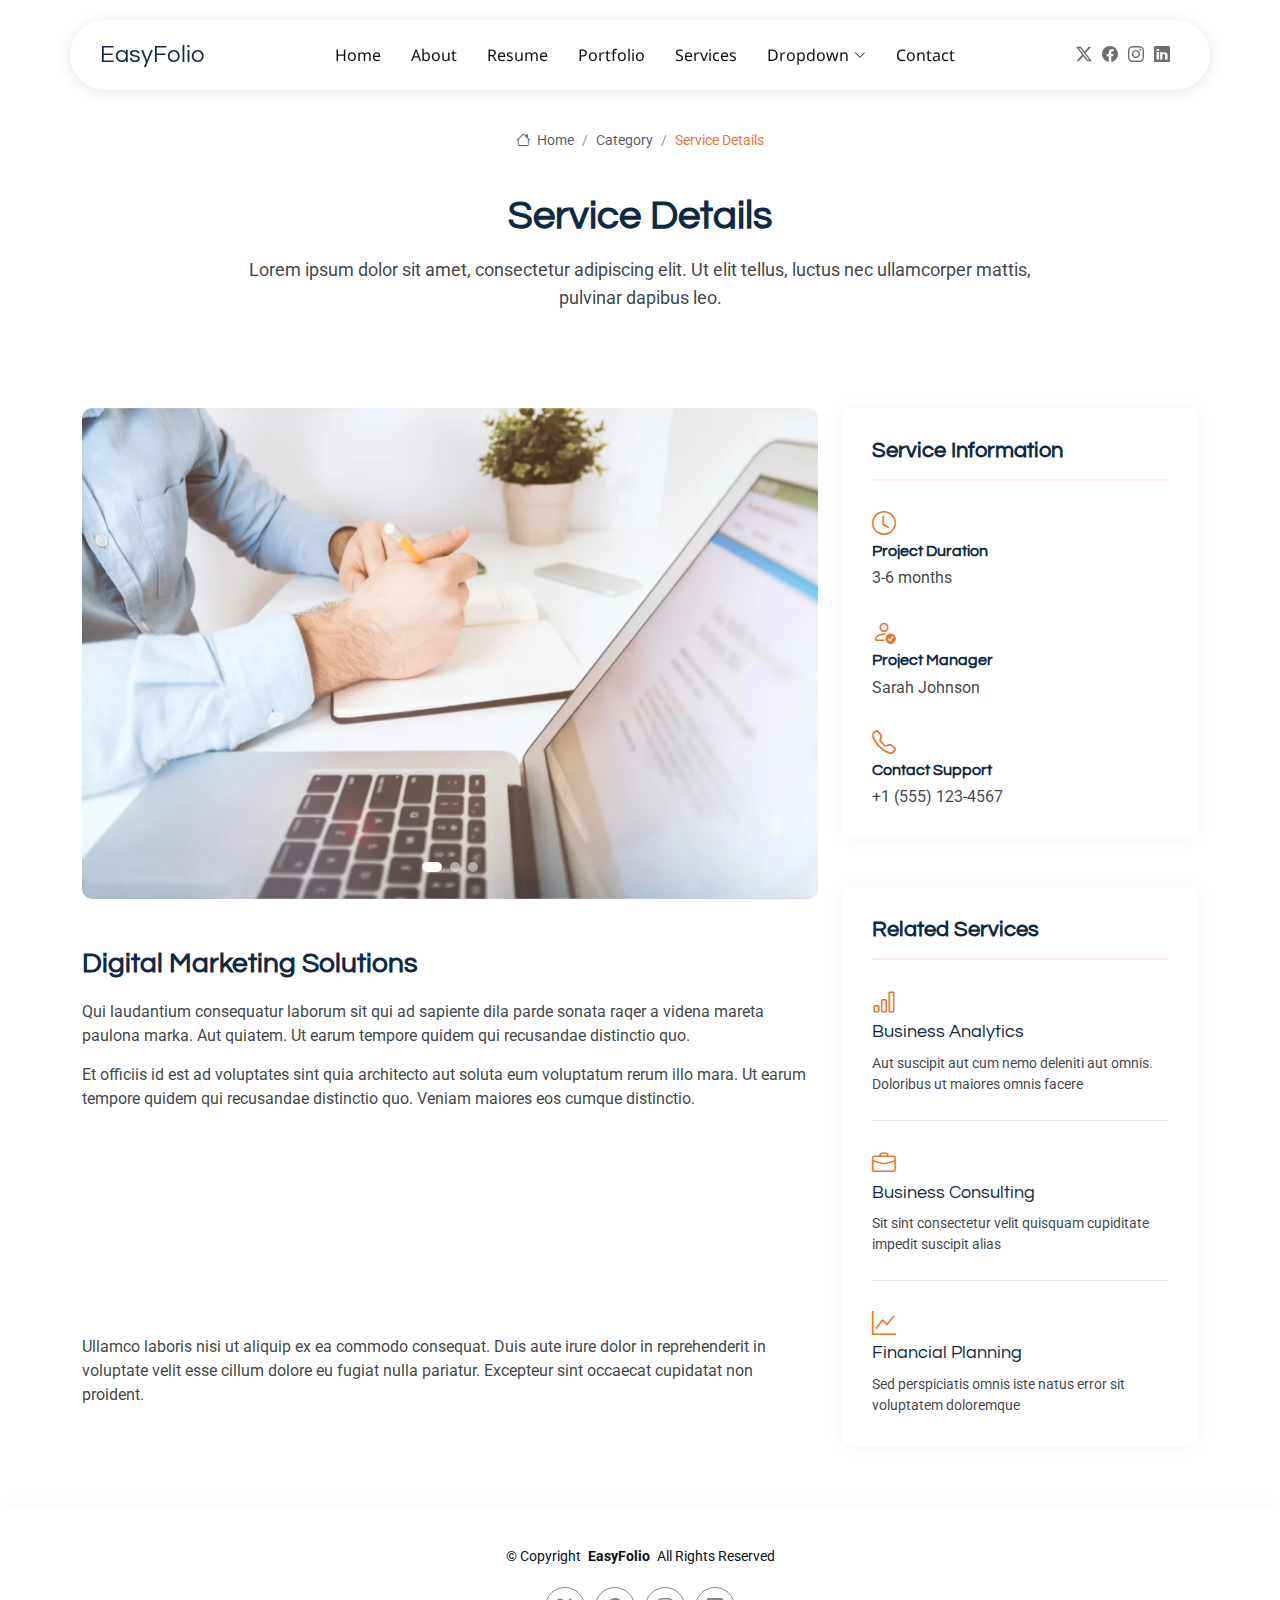
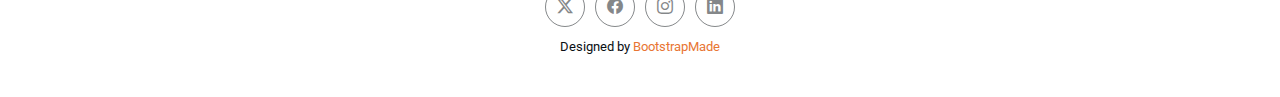
<file: service-details.html>
<!DOCTYPE html>
<html lang="en">

<head>
  <meta charset="utf-8">
  <meta content="width=device-width, initial-scale=1.0" name="viewport">
  <title>Service Details - EasyFolio Bootstrap Template</title>
  <meta name="description" content="">
  <meta name="keywords" content="">

  <!-- Favicons -->
  <link href="assets/img/favicon.png" rel="icon">
  <link href="assets/img/apple-touch-icon.png" rel="apple-touch-icon">

  <!-- Fonts -->
  <link href="https://fonts.googleapis.com" rel="preconnect">
  <link href="https://fonts.gstatic.com" rel="preconnect" crossorigin>
  <link href="https://fonts.googleapis.com/css2?family=Roboto:ital,wght@0,100;0,300;0,400;0,500;0,700;0,900;1,100;1,300;1,400;1,500;1,700;1,900&family=Noto+Sans:ital,wght@0,100;0,200;0,300;0,400;0,500;0,600;0,700;0,800;0,900;1,100;1,200;1,300;1,400;1,500;1,600;1,700;1,800;1,900&family=Questrial:wght@400&display=swap" rel="stylesheet">

  <!-- Vendor CSS Files -->
  <link href="assets/vendor/bootstrap/css/bootstrap.min.css" rel="stylesheet">
  <link href="assets/vendor/bootstrap-icons/bootstrap-icons.css" rel="stylesheet">
  <link href="assets/vendor/aos/aos.css" rel="stylesheet">
  <link href="assets/vendor/glightbox/css/glightbox.min.css" rel="stylesheet">
  <link href="assets/vendor/swiper/swiper-bundle.min.css" rel="stylesheet">

  <!-- Main CSS File -->
  <link href="assets/css/main.css" rel="stylesheet">

  <!-- =======================================================
  * Template Name: EasyFolio
  * Template URL: https://bootstrapmade.com/easyfolio-bootstrap-portfolio-template/
  * Updated: Feb 21 2025 with Bootstrap v5.3.3
  * Author: BootstrapMade.com
  * License: https://bootstrapmade.com/license/
  ======================================================== -->
</head>

<body class="service-details-page">

  <header id="header" class="header d-flex align-items-center sticky-top">
    <div class="header-container container-fluid container-xl position-relative d-flex align-items-center justify-content-between">

      <a href="index.html" class="logo d-flex align-items-center me-auto me-xl-0">
        <!-- Uncomment the line below if you also wish to use an image logo -->
        <!-- <img src="assets/img/logo.webp" alt=""> -->
        <h1 class="sitename">EasyFolio</h1>
      </a>

      <nav id="navmenu" class="navmenu">
        <ul>
          <li><a href="#hero">Home</a></li>
          <li><a href="#about">About</a></li>
          <li><a href="#resume">Resume</a></li>
          <li><a href="#portfolio">Portfolio</a></li>
          <li><a href="#services">Services</a></li>
          <li class="dropdown"><a href="#"><span>Dropdown</span> <i class="bi bi-chevron-down toggle-dropdown"></i></a>
            <ul>
              <li><a href="#">Dropdown 1</a></li>
              <li class="dropdown"><a href="#"><span>Deep Dropdown</span> <i class="bi bi-chevron-down toggle-dropdown"></i></a>
                <ul>
                  <li><a href="#">Deep Dropdown 1</a></li>
                  <li><a href="#">Deep Dropdown 2</a></li>
                  <li><a href="#">Deep Dropdown 3</a></li>
                  <li><a href="#">Deep Dropdown 4</a></li>
                  <li><a href="#">Deep Dropdown 5</a></li>
                </ul>
              </li>
              <li><a href="#">Dropdown 2</a></li>
              <li><a href="#">Dropdown 3</a></li>
              <li><a href="#">Dropdown 4</a></li>
            </ul>
          </li>
          <li><a href="#contact">Contact</a></li>
        </ul>
        <i class="mobile-nav-toggle d-xl-none bi bi-list"></i>
      </nav>

      <div class="header-social-links">
        <a href="#" class="twitter"><i class="bi bi-twitter-x"></i></a>
        <a href="#" class="facebook"><i class="bi bi-facebook"></i></a>
        <a href="#" class="instagram"><i class="bi bi-instagram"></i></a>
        <a href="#" class="linkedin"><i class="bi bi-linkedin"></i></a>
      </div>

    </div>
  </header>

  <main class="main">

    <!-- Page Title -->
    <div class="page-title">
      <div class="breadcrumbs">
        <nav aria-label="breadcrumb">
          <ol class="breadcrumb">
            <li class="breadcrumb-item"><a href="#"><i class="bi bi-house"></i> Home</a></li>
            <li class="breadcrumb-item"><a href="#">Category</a></li>
            <li class="breadcrumb-item active current">Service Details</li>
          </ol>
        </nav>
      </div>

      <div class="title-wrapper">
        <h1>Service Details</h1>
        <p>Lorem ipsum dolor sit amet, consectetur adipiscing elit. Ut elit tellus, luctus nec ullamcorper mattis, pulvinar dapibus leo.</p>
      </div>
    </div><!-- End Page Title -->

    <!-- Service Details Section -->
    <section id="service-details" class="service-details section">

      <div class="container" data-aos="fade-up" data-aos-delay="100">

        <div class="row gy-4">

          <div class="col-lg-8">
            <div class="service-details-slider swiper init-swiper">
              <script type="application/json" class="swiper-config">
                {
                  "loop": true,
                  "speed": 600,
                  "autoplay": {
                    "delay": 5000
                  },
                  "slidesPerView": 1,
                  "pagination": {
                    "el": ".swiper-pagination",
                    "type": "bullets",
                    "clickable": true
                  }
                }
              </script>
              <div class="swiper-wrapper align-items-center">
                <div class="swiper-slide">
                  <img src="assets/img/services/services-1.webp" alt="" class="img-fluid" loading="lazy">
                </div>
                <div class="swiper-slide">
                  <img src="assets/img/services/services-2.webp" alt="" class="img-fluid" loading="lazy">
                </div>
                <div class="swiper-slide">
                  <img src="assets/img/services/services-3.webp" alt="" class="img-fluid" loading="lazy">
                </div>
              </div>
              <div class="swiper-pagination"></div>
            </div>

            <div class="content mt-5">
              <h3>Digital Marketing Solutions</h3>
              <p>
                Qui laudantium consequatur laborum sit qui ad sapiente dila parde sonata raqer a videna mareta paulona marka. Aut quiatem. Ut earum tempore quidem qui recusandae distinctio quo.
              </p>
              <p>
                Et officiis id est ad voluptates sint quia architecto aut soluta eum voluptatum rerum illo mara. Ut earum tempore quidem qui recusandae distinctio quo. Veniam maiores eos cumque distinctio.
              </p>

              <div class="features mt-4">
                <div class="row gy-4">
                  <div class="col-md-6" data-aos="fade-up" data-aos-delay="100">
                    <div class="feature-box d-flex align-items-center">
                      <i class="bi bi-check"></i>
                      <h4>Search Engine Optimization</h4>
                    </div>
                  </div>
                  <div class="col-md-6" data-aos="fade-up" data-aos-delay="200">
                    <div class="feature-box d-flex align-items-center">
                      <i class="bi bi-check"></i>
                      <h4>Social Media Marketing</h4>
                    </div>
                  </div>
                  <div class="col-md-6" data-aos="fade-up" data-aos-delay="300">
                    <div class="feature-box d-flex align-items-center">
                      <i class="bi bi-check"></i>
                      <h4>Content Marketing Strategy</h4>
                    </div>
                  </div>
                  <div class="col-md-6" data-aos="fade-up" data-aos-delay="400">
                    <div class="feature-box d-flex align-items-center">
                      <i class="bi bi-check"></i>
                      <h4>Email Marketing Campaigns</h4>
                    </div>
                  </div>
                </div>
              </div>

              <p class="mt-4">
                Ullamco laboris nisi ut aliquip ex ea commodo consequat. Duis aute irure dolor in reprehenderit in voluptate velit esse cillum dolore eu fugiat nulla pariatur. Excepteur sint occaecat cupidatat non proident.
              </p>
            </div>
          </div>

          <div class="col-lg-4">
            <div class="service-info">
              <h4>Service Information</h4>
              <div class="info-item">
                <i class="bi bi-clock"></i>
                <h5>Project Duration</h5>
                <p>3-6 months</p>
              </div>
              <div class="info-item">
                <i class="bi bi-person-check"></i>
                <h5>Project Manager</h5>
                <p>Sarah Johnson</p>
              </div>
              <div class="info-item">
                <i class="bi bi-telephone"></i>
                <h5>Contact Support</h5>
                <p>+1 (555) 123-4567</p>
              </div>
            </div>

            <div class="related-services mt-5">
              <h4>Related Services</h4>
              <div class="service-item">
                <i class="bi bi-bar-chart"></i>
                <h5><a href="#">Business Analytics</a></h5>
                <p>Aut suscipit aut cum nemo deleniti aut omnis. Doloribus ut maiores omnis facere</p>
              </div>
              <div class="service-item">
                <i class="bi bi-briefcase"></i>
                <h5><a href="#">Business Consulting</a></h5>
                <p>Sit sint consectetur velit quisquam cupiditate impedit suscipit alias</p>
              </div>
              <div class="service-item">
                <i class="bi bi-graph-up"></i>
                <h5><a href="#">Financial Planning</a></h5>
                <p>Sed perspiciatis omnis iste natus error sit voluptatem doloremque</p>
              </div>
            </div>
          </div>

        </div>

      </div>

    </section><!-- /Service Details Section -->

  </main>

  <footer id="footer" class="footer">

    <div class="container">
      <div class="copyright text-center ">
        <p>© <span>Copyright</span> <strong class="px-1 sitename">EasyFolio</strong> <span>All Rights Reserved</span></p>
      </div>
      <div class="social-links d-flex justify-content-center">
        <a href=""><i class="bi bi-twitter-x"></i></a>
        <a href=""><i class="bi bi-facebook"></i></a>
        <a href=""><i class="bi bi-instagram"></i></a>
        <a href=""><i class="bi bi-linkedin"></i></a>
      </div>
      <div class="credits">
        <!-- All the links in the footer should remain intact. -->
        <!-- You can delete the links only if you've purchased the pro version. -->
        <!-- Licensing information: https://bootstrapmade.com/license/ -->
        <!-- Purchase the pro version with working PHP/AJAX contact form: [buy-url] -->
        Designed by <a href="https://bootstrapmade.com/">BootstrapMade</a>
      </div>
    </div>

  </footer>

  <!-- Scroll Top -->
  <a href="#" id="scroll-top" class="scroll-top d-flex align-items-center justify-content-center"><i class="bi bi-arrow-up-short"></i></a>

  <!-- Vendor JS Files -->
  <script src="assets/vendor/bootstrap/js/bootstrap.bundle.min.js"></script>
  <script src="assets/vendor/php-email-form/validate.js"></script>
  <script src="assets/vendor/aos/aos.js"></script>
  <script src="assets/vendor/waypoints/noframework.waypoints.js"></script>
  <script src="assets/vendor/glightbox/js/glightbox.min.js"></script>
  <script src="assets/vendor/imagesloaded/imagesloaded.pkgd.min.js"></script>
  <script src="assets/vendor/isotope-layout/isotope.pkgd.min.js"></script>
  <script src="assets/vendor/swiper/swiper-bundle.min.js"></script>

  <!-- Main JS File -->
  <script src="assets/js/main.js"></script>

</body>

</html>
</file>
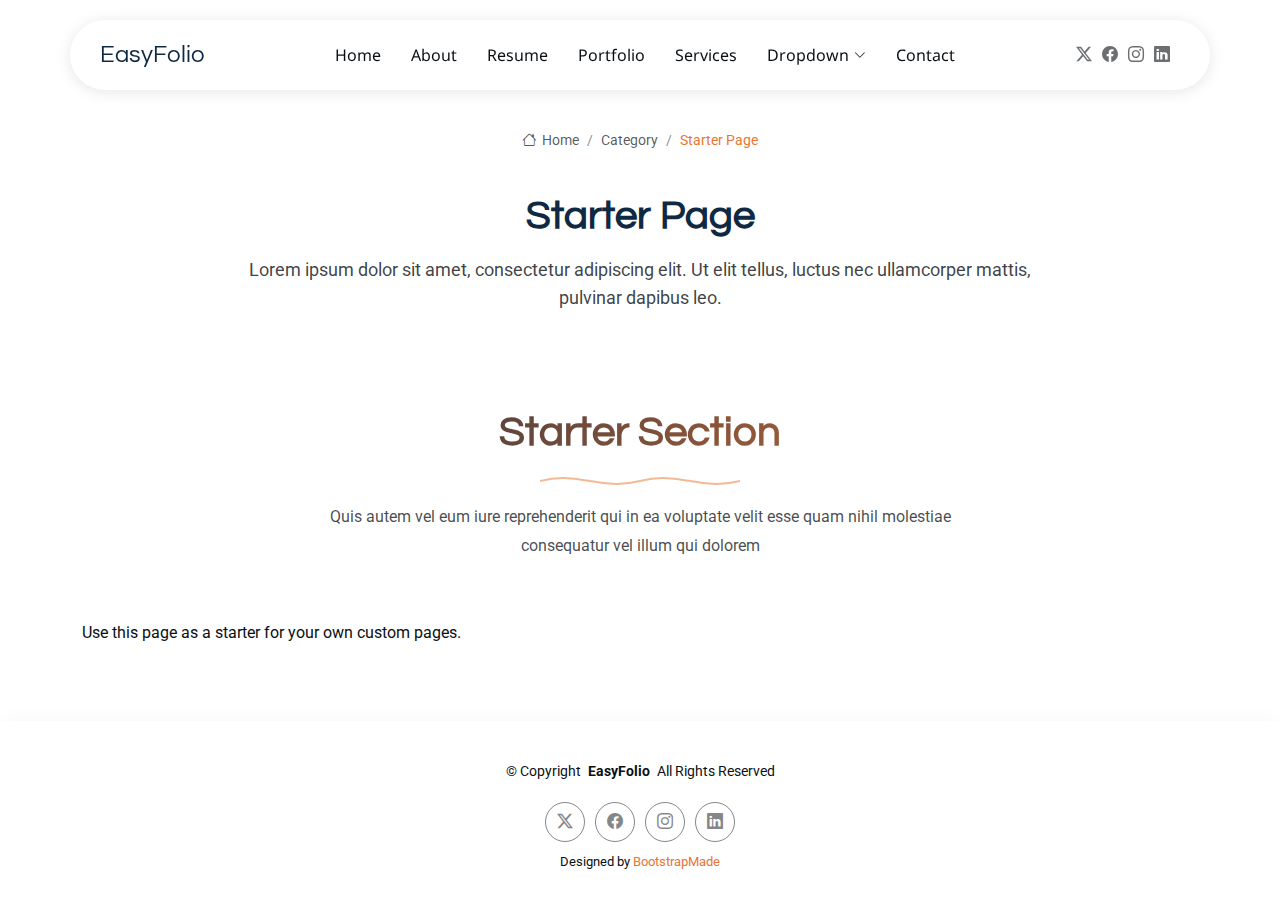
<file: starter-page.html>
<!DOCTYPE html>
<html lang="en">

<head>
  <meta charset="utf-8">
  <meta content="width=device-width, initial-scale=1.0" name="viewport">
  <title>Starter Page - EasyFolio Bootstrap Template</title>
  <meta name="description" content="">
  <meta name="keywords" content="">

  <!-- Favicons -->
  <link href="assets/img/favicon.png" rel="icon">
  <link href="assets/img/apple-touch-icon.png" rel="apple-touch-icon">

  <!-- Fonts -->
  <link href="https://fonts.googleapis.com" rel="preconnect">
  <link href="https://fonts.gstatic.com" rel="preconnect" crossorigin>
  <link href="https://fonts.googleapis.com/css2?family=Roboto:ital,wght@0,100;0,300;0,400;0,500;0,700;0,900;1,100;1,300;1,400;1,500;1,700;1,900&family=Noto+Sans:ital,wght@0,100;0,200;0,300;0,400;0,500;0,600;0,700;0,800;0,900;1,100;1,200;1,300;1,400;1,500;1,600;1,700;1,800;1,900&family=Questrial:wght@400&display=swap" rel="stylesheet">

  <!-- Vendor CSS Files -->
  <link href="assets/vendor/bootstrap/css/bootstrap.min.css" rel="stylesheet">
  <link href="assets/vendor/bootstrap-icons/bootstrap-icons.css" rel="stylesheet">
  <link href="assets/vendor/aos/aos.css" rel="stylesheet">
  <link href="assets/vendor/glightbox/css/glightbox.min.css" rel="stylesheet">
  <link href="assets/vendor/swiper/swiper-bundle.min.css" rel="stylesheet">

  <!-- Main CSS File -->
  <link href="assets/css/main.css" rel="stylesheet">

  <!-- =======================================================
  * Template Name: EasyFolio
  * Template URL: https://bootstrapmade.com/easyfolio-bootstrap-portfolio-template/
  * Updated: Feb 21 2025 with Bootstrap v5.3.3
  * Author: BootstrapMade.com
  * License: https://bootstrapmade.com/license/
  ======================================================== -->
</head>

<body class="starter-page-page">

  <header id="header" class="header d-flex align-items-center sticky-top">
    <div class="header-container container-fluid container-xl position-relative d-flex align-items-center justify-content-between">

      <a href="index.html" class="logo d-flex align-items-center me-auto me-xl-0">
        <!-- Uncomment the line below if you also wish to use an image logo -->
        <!-- <img src="assets/img/logo.webp" alt=""> -->
        <h1 class="sitename">EasyFolio</h1>
      </a>

      <nav id="navmenu" class="navmenu">
        <ul>
          <li><a href="#hero">Home</a></li>
          <li><a href="#about">About</a></li>
          <li><a href="#resume">Resume</a></li>
          <li><a href="#portfolio">Portfolio</a></li>
          <li><a href="#services">Services</a></li>
          <li class="dropdown"><a href="#"><span>Dropdown</span> <i class="bi bi-chevron-down toggle-dropdown"></i></a>
            <ul>
              <li><a href="#">Dropdown 1</a></li>
              <li class="dropdown"><a href="#"><span>Deep Dropdown</span> <i class="bi bi-chevron-down toggle-dropdown"></i></a>
                <ul>
                  <li><a href="#">Deep Dropdown 1</a></li>
                  <li><a href="#">Deep Dropdown 2</a></li>
                  <li><a href="#">Deep Dropdown 3</a></li>
                  <li><a href="#">Deep Dropdown 4</a></li>
                  <li><a href="#">Deep Dropdown 5</a></li>
                </ul>
              </li>
              <li><a href="#">Dropdown 2</a></li>
              <li><a href="#">Dropdown 3</a></li>
              <li><a href="#">Dropdown 4</a></li>
            </ul>
          </li>
          <li><a href="#contact">Contact</a></li>
        </ul>
        <i class="mobile-nav-toggle d-xl-none bi bi-list"></i>
      </nav>

      <div class="header-social-links">
        <a href="#" class="twitter"><i class="bi bi-twitter-x"></i></a>
        <a href="#" class="facebook"><i class="bi bi-facebook"></i></a>
        <a href="#" class="instagram"><i class="bi bi-instagram"></i></a>
        <a href="#" class="linkedin"><i class="bi bi-linkedin"></i></a>
      </div>

    </div>
  </header>

  <main class="main">

    <!-- Page Title -->
    <div class="page-title">
      <div class="breadcrumbs">
        <nav aria-label="breadcrumb">
          <ol class="breadcrumb">
            <li class="breadcrumb-item"><a href="#"><i class="bi bi-house"></i> Home</a></li>
            <li class="breadcrumb-item"><a href="#">Category</a></li>
            <li class="breadcrumb-item active current">Starter Page</li>
          </ol>
        </nav>
      </div>

      <div class="title-wrapper">
        <h1>Starter Page</h1>
        <p>Lorem ipsum dolor sit amet, consectetur adipiscing elit. Ut elit tellus, luctus nec ullamcorper mattis, pulvinar dapibus leo.</p>
      </div>
    </div><!-- End Page Title -->

    <!-- Starter Section Section -->
    <section id="starter-section" class="starter-section section">

      <!-- Section Title -->
      <div class="container section-title" data-aos="fade-up">
        <h2>Starter Section</h2>
        <div class="title-shape">
          <svg viewBox="0 0 200 20" xmlns="http://www.w3.org/2000/svg">
            <path d="M 0,10 C 40,0 60,20 100,10 C 140,0 160,20 200,10" fill="none" stroke="currentColor" stroke-width="2"></path>
          </svg>
        </div>
        <p>Quis autem vel eum iure reprehenderit qui in ea voluptate velit esse quam nihil molestiae consequatur vel illum qui dolorem</p>
      </div><!-- End Section Title -->

      <div class="container" data-aos="fade-up">
        <p>Use this page as a starter for your own custom pages.</p>
      </div>

    </section><!-- /Starter Section Section -->

  </main>

  <footer id="footer" class="footer">

    <div class="container">
      <div class="copyright text-center ">
        <p>© <span>Copyright</span> <strong class="px-1 sitename">EasyFolio</strong> <span>All Rights Reserved</span></p>
      </div>
      <div class="social-links d-flex justify-content-center">
        <a href=""><i class="bi bi-twitter-x"></i></a>
        <a href=""><i class="bi bi-facebook"></i></a>
        <a href=""><i class="bi bi-instagram"></i></a>
        <a href=""><i class="bi bi-linkedin"></i></a>
      </div>
      <div class="credits">
        <!-- All the links in the footer should remain intact. -->
        <!-- You can delete the links only if you've purchased the pro version. -->
        <!-- Licensing information: https://bootstrapmade.com/license/ -->
        <!-- Purchase the pro version with working PHP/AJAX contact form: [buy-url] -->
        Designed by <a href="https://bootstrapmade.com/">BootstrapMade</a>
      </div>
    </div>

  </footer>

  <!-- Scroll Top -->
  <a href="#" id="scroll-top" class="scroll-top d-flex align-items-center justify-content-center"><i class="bi bi-arrow-up-short"></i></a>

  <!-- Vendor JS Files -->
  <script src="assets/vendor/bootstrap/js/bootstrap.bundle.min.js"></script>
  <script src="assets/vendor/php-email-form/validate.js"></script>
  <script src="assets/vendor/aos/aos.js"></script>
  <script src="assets/vendor/waypoints/noframework.waypoints.js"></script>
  <script src="assets/vendor/glightbox/js/glightbox.min.js"></script>
  <script src="assets/vendor/imagesloaded/imagesloaded.pkgd.min.js"></script>
  <script src="assets/vendor/isotope-layout/isotope.pkgd.min.js"></script>
  <script src="assets/vendor/swiper/swiper-bundle.min.js"></script>

  <!-- Main JS File -->
  <script src="assets/js/main.js"></script>

</body>

</html>
</file>
<file: assets/css/main.css>
/* Fonts */
:root {
  --default-font: "Roboto",  system-ui, -apple-system, "Segoe UI", Roboto, "Helvetica Neue", Arial, "Noto Sans", "Liberation Sans", sans-serif, "Apple Color Emoji", "Segoe UI Emoji", "Segoe UI Symbol", "Noto Color Emoji";
  --heading-font: "Questrial",  sans-serif;
  --nav-font: "Noto Sans",  sans-serif;
}

/* Global Colors - The following color variables are used throughout the website. Updating them here will change the color scheme of the entire website */
:root { 
  --background-color: #ffffff; /* Background color for the entire website, including individual sections */
  --default-color: #0a0f14; /* Default color used for the majority of the text content across the entire website */
  --heading-color: #0f2943; /* Color for headings, subheadings and title throughout the website */
  --accent-color: #e87532; /* Accent color that represents your brand on the website. It's used for buttons, links, and other elements that need to stand out */
  --surface-color: #ffffff; /* The surface color is used as a background of boxed elements within sections, such as cards, icon boxes, or other elements that require a visual separation from the global background. */
  --contrast-color: #ffffff; /* Contrast color for text, ensuring readability against backgrounds of accent, heading, or default colors. */
}

/* Nav Menu Colors - The following color variables are used specifically for the navigation menu. They are separate from the global colors to allow for more customization options */
:root {
  --nav-color: #0a0f14;  /* The default color of the main navmenu links */
  --nav-hover-color: #e87532; /* Applied to main navmenu links when they are hovered over or active */
  --nav-mobile-background-color: #ffffff; /* Used as the background color for mobile navigation menu */
  --nav-dropdown-background-color: #ffffff; /* Used as the background color for dropdown items that appear when hovering over primary navigation items */
  --nav-dropdown-color: #0a0f14; /* Used for navigation links of the dropdown items in the navigation menu. */
  --nav-dropdown-hover-color: #e87532; /* Similar to --nav-hover-color, this color is applied to dropdown navigation links when they are hovered over. */
}

/* Color Presets - These classes override global colors when applied to any section or element, providing reuse of the sam color scheme. */

.light-background {
  --background-color: #faf9fb;
  --surface-color: #ffffff;
}

.dark-background {
  --background-color: #060606;
  --default-color: #ffffff;
  --heading-color: #ffffff;
  --surface-color: #252525;
  --contrast-color: #ffffff;
}

/* Smooth scroll */
:root {
  scroll-behavior: smooth;
}

/*--------------------------------------------------------------
# General Styling & Shared Classes
--------------------------------------------------------------*/
body {
  color: var(--default-color);
  background-color: var(--background-color);
  font-family: var(--default-font);
}

a {
  color: var(--accent-color);
  text-decoration: none;
  transition: 0.3s;
}

a:hover {
  color: color-mix(in srgb, var(--accent-color), transparent 25%);
  text-decoration: none;
}

h1,
h2,
h3,
h4,
h5,
h6 {
  color: var(--heading-color);
  font-family: var(--heading-font);
}

/* PHP Email Form Messages
------------------------------*/
.php-email-form .error-message {
  display: none;
  background: #df1529;
  color: #ffffff;
  text-align: left;
  padding: 15px;
  margin-bottom: 24px;
  font-weight: 600;
}

.php-email-form .sent-message {
  display: none;
  color: #ffffff;
  background: #059652;
  text-align: center;
  padding: 15px;
  margin-bottom: 24px;
  font-weight: 600;
}

.php-email-form .loading {
  display: none;
  background: var(--surface-color);
  text-align: center;
  padding: 15px;
  margin-bottom: 24px;
}

.php-email-form .loading:before {
  content: "";
  display: inline-block;
  border-radius: 50%;
  width: 24px;
  height: 24px;
  margin: 0 10px -6px 0;
  border: 3px solid var(--accent-color);
  border-top-color: var(--surface-color);
  animation: php-email-form-loading 1s linear infinite;
}

@keyframes php-email-form-loading {
  0% {
    transform: rotate(0deg);
  }

  100% {
    transform: rotate(360deg);
  }
}

/*--------------------------------------------------------------
# Global Header
--------------------------------------------------------------*/
.header {
  color: var(--default-color);
  background-color: var(--background-color);
  padding: 20px 0;
  transition: all 0.5s;
  z-index: 997;
}

.header .header-container {
  background: var(--surface-color);
  border-radius: 50px;
  padding: 5px 25px;
  box-shadow: 0px 2px 15px rgba(0, 0, 0, 0.1);
}

.header .logo {
  line-height: 1;
}

.header .logo img {
  max-height: 36px;
  margin-right: 8px;
}

.header .logo h1 {
  font-size: 24px;
  margin: 0;
  padding-left: 5px;
  font-weight: 500;
  color: var(--heading-color);
}

.header .header-social-links {
  padding-right: 15px;
}

.header .header-social-links a {
  color: color-mix(in srgb, var(--default-color), transparent 40%);
  padding-left: 6px;
  display: inline-block;
  transition: 0.3s;
  font-size: 16px;
}

.header .header-social-links a:hover {
  color: var(--accent-color);
}

.header .header-social-links a i {
  line-height: 0px;
}

@media (max-width: 1200px) {
  .header {
    padding-top: 10px;
  }

  .header .header-container {
    margin-left: 10px;
    margin-right: 10px;
    padding: 10px 5px 10px 15px;
  }

  .header .logo {
    order: 1;
  }

  .header .header-social-links {
    order: 2;
  }

  .header .navmenu {
    order: 3;
  }
}

/*--------------------------------------------------------------
# Navigation Menu
--------------------------------------------------------------*/
/* Navmenu - Desktop */
@media (min-width: 1200px) {
  .navmenu {
    padding: 0;
  }

  .navmenu ul {
    margin: 0;
    padding: 0;
    display: flex;
    list-style: none;
    align-items: center;
  }

  .navmenu li {
    position: relative;
  }

  .navmenu a,
  .navmenu a:focus {
    color: var(--nav-color);
    padding: 18px 15px;
    font-size: 16px;
    font-family: var(--nav-font);
    font-weight: 400;
    display: flex;
    align-items: center;
    justify-content: space-between;
    white-space: nowrap;
    transition: 0.3s;
  }

  .navmenu a i,
  .navmenu a:focus i {
    font-size: 12px;
    line-height: 0;
    margin-left: 5px;
    transition: 0.3s;
  }

  .navmenu li:last-child a {
    padding-right: 0;
  }

  .navmenu li:hover>a,
  .navmenu .active,
  .navmenu .active:focus {
    color: var(--nav-hover-color);
  }

  .navmenu .dropdown ul {
    margin: 0;
    padding: 10px 0;
    background: var(--nav-dropdown-background-color);
    display: block;
    position: absolute;
    visibility: hidden;
    left: 14px;
    top: 130%;
    opacity: 0;
    transition: 0.3s;
    border-radius: 4px;
    z-index: 99;
    box-shadow: 0px 0px 30px rgba(0, 0, 0, 0.1);
  }

  .navmenu .dropdown ul li {
    min-width: 200px;
  }

  .navmenu .dropdown ul a {
    padding: 10px 20px;
    font-size: 15px;
    text-transform: none;
    color: var(--nav-dropdown-color);
  }

  .navmenu .dropdown ul a i {
    font-size: 12px;
  }

  .navmenu .dropdown ul a:hover,
  .navmenu .dropdown ul .active:hover,
  .navmenu .dropdown ul li:hover>a {
    color: var(--nav-dropdown-hover-color);
  }

  .navmenu .dropdown:hover>ul {
    opacity: 1;
    top: 100%;
    visibility: visible;
  }

  .navmenu .dropdown .dropdown ul {
    top: 0;
    left: -90%;
    visibility: hidden;
  }

  .navmenu .dropdown .dropdown:hover>ul {
    opacity: 1;
    top: 0;
    left: -100%;
    visibility: visible;
  }
}

/* Navmenu - Mobile */
@media (max-width: 1199px) {
  .mobile-nav-toggle {
    color: var(--nav-color);
    font-size: 28px;
    line-height: 0;
    margin-right: 10px;
    cursor: pointer;
    transition: color 0.3s;
  }

  .navmenu {
    padding: 0;
    z-index: 9997;
  }

  .navmenu ul {
    display: none;
    list-style: none;
    position: absolute;
    inset: 60px 20px 20px 20px;
    padding: 10px 0;
    margin: 0;
    border-radius: 6px;
    background-color: var(--nav-mobile-background-color);
    overflow-y: auto;
    transition: 0.3s;
    z-index: 9998;
    box-shadow: 0px 0px 30px rgba(0, 0, 0, 0.1);
  }

  .navmenu a,
  .navmenu a:focus {
    color: var(--nav-dropdown-color);
    padding: 10px 20px;
    font-family: var(--nav-font);
    font-size: 17px;
    font-weight: 500;
    display: flex;
    align-items: center;
    justify-content: space-between;
    white-space: nowrap;
    transition: 0.3s;
  }

  .navmenu a i,
  .navmenu a:focus i {
    font-size: 12px;
    line-height: 0;
    margin-left: 5px;
    width: 30px;
    height: 30px;
    display: flex;
    align-items: center;
    justify-content: center;
    border-radius: 50%;
    transition: 0.3s;
    background-color: color-mix(in srgb, var(--accent-color), transparent 90%);
  }

  .navmenu a i:hover,
  .navmenu a:focus i:hover {
    background-color: var(--accent-color);
    color: var(--contrast-color);
  }

  .navmenu a:hover,
  .navmenu .active,
  .navmenu .active:focus {
    color: var(--nav-dropdown-hover-color);
  }

  .navmenu .active i,
  .navmenu .active:focus i {
    background-color: var(--accent-color);
    color: var(--contrast-color);
    transform: rotate(180deg);
  }

  .navmenu .dropdown ul {
    position: static;
    display: none;
    z-index: 99;
    padding: 10px 0;
    margin: 10px 20px;
    background-color: var(--nav-dropdown-background-color);
    border: 1px solid color-mix(in srgb, var(--default-color), transparent 90%);
    box-shadow: none;
    transition: all 0.5s ease-in-out;
  }

  .navmenu .dropdown ul ul {
    background-color: rgba(33, 37, 41, 0.1);
  }

  .navmenu .dropdown>.dropdown-active {
    display: block;
    background-color: rgba(33, 37, 41, 0.03);
  }

  .mobile-nav-active {
    overflow: hidden;
  }

  .mobile-nav-active .mobile-nav-toggle {
    color: #fff;
    position: absolute;
    font-size: 32px;
    top: 15px;
    right: 15px;
    margin-right: 0;
    z-index: 9999;
  }

  .mobile-nav-active .navmenu {
    position: fixed;
    overflow: hidden;
    inset: 0;
    background: rgba(33, 37, 41, 0.8);
    transition: 0.3s;
  }

  .mobile-nav-active .navmenu>ul {
    display: block;
  }
}

/*--------------------------------------------------------------
# Global Footer
--------------------------------------------------------------*/
.footer {
  color: var(--default-color);
  background-color: var(--background-color);
  font-size: 14px;
  padding: 40px 0;
  position: relative;
  box-shadow: 0 5px 25px rgba(0, 0, 0, 0.05);
}

.footer .copyright p {
  margin-bottom: 0;
}

.footer .social-links {
  margin-top: 20px;
}

.footer .social-links a {
  display: flex;
  align-items: center;
  justify-content: center;
  width: 40px;
  height: 40px;
  border-radius: 50%;
  border: 1px solid color-mix(in srgb, var(--default-color), transparent 50%);
  font-size: 16px;
  color: color-mix(in srgb, var(--default-color), transparent 50%);
  margin: 0 5px;
  transition: 0.3s;
}

.footer .social-links a:hover {
  color: var(--accent-color);
  border-color: var(--accent-color);
}

.footer .credits {
  margin-top: 10px;
  font-size: 13px;
  text-align: center;
}

/*--------------------------------------------------------------
# Scroll Top Button
--------------------------------------------------------------*/
.scroll-top {
  position: fixed;
  visibility: hidden;
  opacity: 0;
  right: 15px;
  bottom: -15px;
  z-index: 99999;
  background-color: var(--accent-color);
  width: 44px;
  height: 44px;
  border-radius: 50px;
  transition: all 0.4s;
}

.scroll-top i {
  font-size: 24px;
  color: var(--contrast-color);
  line-height: 0;
}

.scroll-top:hover {
  background-color: color-mix(in srgb, var(--accent-color), transparent 20%);
  color: var(--contrast-color);
}

.scroll-top.active {
  visibility: visible;
  opacity: 1;
  bottom: 15px;
}

/*--------------------------------------------------------------
# Disable aos animation delay on mobile devices
--------------------------------------------------------------*/
@media screen and (max-width: 768px) {
  [data-aos-delay] {
    transition-delay: 0 !important;
  }
}

/*--------------------------------------------------------------
# Global Page Titles & Breadcrumbs
--------------------------------------------------------------*/
.page-title {
  text-align: center;
  padding: 20px 0;
}

.page-title .breadcrumbs {
  margin-bottom: 1.5rem;
}

.page-title .breadcrumbs .breadcrumb {
  justify-content: center;
  margin: 0;
  padding: 0;
  background: none;
}

.page-title .breadcrumbs .breadcrumb .breadcrumb-item {
  font-size: 0.9rem;
  color: color-mix(in srgb, var(--default-color), transparent 30%);
}

.page-title .breadcrumbs .breadcrumb .breadcrumb-item.active {
  color: var(--accent-color);
}

.page-title .breadcrumbs .breadcrumb .breadcrumb-item a {
  color: inherit;
  text-decoration: none;
  transition: color 0.3s ease;
}

.page-title .breadcrumbs .breadcrumb .breadcrumb-item a:hover {
  color: var(--accent-color);
}

.page-title .breadcrumbs .breadcrumb .breadcrumb-item a i {
  font-size: 0.9rem;
  margin-right: 0.2rem;
}

.page-title .breadcrumbs .breadcrumb .breadcrumb-item+.breadcrumb-item::before {
  color: color-mix(in srgb, var(--default-color), transparent 50%);
}

.page-title .title-wrapper {
  max-width: 800px;
  margin: 0 auto;
  padding: 1rem 0;
}

.page-title .title-wrapper h1 {
  font-size: 2.5rem;
  margin-bottom: 1rem;
  font-weight: 700;
  color: var(--heading-color);
}

.page-title .title-wrapper p {
  font-size: 1.1rem;
  color: color-mix(in srgb, var(--default-color), transparent 20%);
  margin: 0;
  line-height: 1.6;
}

@media (max-width: 768px) {
  .page-title .title-wrapper h1 {
    font-size: 2rem;
  }

  .page-title .title-wrapper p {
    font-size: 1rem;
  }
}

@media (max-width: 576px) {
  .page-title .title-wrapper h1 {
    font-size: 1.75rem;
  }
}

/*--------------------------------------------------------------
# Global Sections
--------------------------------------------------------------*/
section,
.section {
  color: var(--default-color);
  background-color: var(--background-color);
  padding: 60px 0;
  scroll-margin-top: 90px;
  overflow: clip;
}

@media (max-width: 1199px) {

  section,
  .section {
    scroll-margin-top: 66px;
  }
}

/*--------------------------------------------------------------
# Global Section Titles
--------------------------------------------------------------*/
.section-title {
  text-align: center;
  padding-bottom: 60px;
  position: relative;
}

.section-title h2 {
  font-size: 42px;
  font-weight: 700;
  margin-bottom: 10px;
  background: linear-gradient(120deg, var(--heading-color), var(--accent-color));
  -webkit-background-clip: text;
  -webkit-text-fill-color: transparent;
  background-clip: text;
  position: relative;
}

.section-title .title-shape {
  width: 200px;
  height: 20px;
  margin: 0 auto;
  color: var(--accent-color);
  opacity: 0.5;
}

.section-title .title-shape svg {
  width: 100%;
  height: 100%;
}

.section-title p {
  margin: 15px auto 0;
  font-size: 16px;
  max-width: 700px;
  color: color-mix(in srgb, var(--default-color), transparent 25%);
  line-height: 1.8;
}

@media (max-width: 768px) {
  .section-title h2 {
    font-size: 32px;
  }

  .section-title .subtitle-wrapper .subtitle {
    font-size: 13px;
  }
}

/*--------------------------------------------------------------
# Hero Section
--------------------------------------------------------------*/
.hero {
  padding: 40px 0; /* instead of 80px */
  position: relative;
  overflow: hidden;
}

.hero .content h2 {
  font-size: 3.5rem;
  font-weight: 700;
  line-height: 1.2;
  margin-bottom: 1.5rem;
}

@media (max-width: 991px) {
  .hero .content h2 {
    font-size: 2.5rem;
  }
}

.hero .content .lead {
  font-size: 1.25rem;
  margin-bottom: 2rem;
  color: color-mix(in srgb, var(--default-color), transparent 20%);
}

.hero .cta-buttons {
  display: flex;
  gap: 1rem;
  margin-bottom: 3rem;
}

@media (max-width: 576px) {
  .hero .cta-buttons {
    flex-direction: column;
  }
}

.hero .cta-buttons .btn {
  padding: 0.8rem 2rem;
  font-size: 1rem;
  font-weight: 500;
  border-radius: 50px;
  transition: all 0.3s ease;
}

.hero .cta-buttons .btn.btn-primary {
  background-color: var(--accent-color);
  border-color: var(--accent-color);
  color: var(--contrast-color);
}

.hero .cta-buttons .btn.btn-primary:hover {
  background-color: color-mix(in srgb, var(--accent-color), transparent 15%);
  border-color: color-mix(in srgb, var(--accent-color), transparent 15%);
  transform: translateY(-2px);
}

.hero .cta-buttons .btn.btn-outline {
  border: 2px solid color-mix(in srgb, var(--accent-color), transparent 70%);
  color: var(--accent-color);
  background: transparent;
}

.hero .cta-buttons .btn.btn-outline:hover {
  background-color: var(--accent-color);
  color: var(--contrast-color);
  transform: translateY(-2px);
}

.hero .hero-stats {
  display: flex;
  gap: 3rem;
  margin-top: 2rem;
}

@media (max-width: 576px) {
  .hero .hero-stats {
    flex-direction: column;
    gap: 1.5rem;
  }
}

.hero .hero-stats .stat-item .stat-number {
  display: block;
  font-size: 2.5rem;
  font-weight: 700;
  color: var(--heading-color);
  line-height: 1;
}

.hero .hero-stats .stat-item .stat-label {
  font-size: 0.9rem;
  color: color-mix(in srgb, var(--default-color), transparent 30%);
  margin-top: 0.5rem;
  display: block;
}

.hero .hero-image {
  width: 100%;
  max-width: 100%;
  height: auto;
  object-fit: cover;
  display: block;
  margin: 0 auto;
  transform: none;
  border-radius: 12px; /* optional */
  box-shadow: 0 8px 24px rgba(0, 0, 0, 0.12);
}

.hero-image-container {
  width: 100%;
  max-width: 400px;         /* Adjust for ideal size */
  margin: 0 auto;
  overflow: hidden;
  display: flex;
  justify-content: center;
  align-items: center;
  margin-top: -30px;
}


.hero .hero-image img {
 width: 100%;
  max-width: 400px; /* ✅ Prevents it from being too wide */
  height: auto;
  object-fit: contain;
  margin: 0 auto;
  display: block;
  border-radius: 12px;
  transform: none;
  outline: 1px dashed red;
}

@media (max-width: 768px) {
  .hero .hero-image img {
    max-width: 90%;
    margin-top: -20px;
    margin-bottom: -10px;
  }
}

@media (max-width: 768px) {
  .hero-image-container {
    max-width: 90%;
  }
}

@media (max-width: 768px) {
  .hero {
    flex-direction: column-reverse;
  }
}

.hero .hero-image .shape-1,
.hero .hero-image .shape-2 {
  position: absolute;
  border-radius: 30% 70% 70% 30%/30% 30% 70% 70%;
  z-index: 1;
}

.hero .hero-image .shape-1 {
  width: 300px;
  height: 300px;
  background-color: color-mix(in srgb, var(--accent-color), transparent 85%);
  top: -20px;
  right: -20px;
  animation: morphShape 15s linear infinite;
}

.hero .hero-image .shape-2 {
  width: 200px;
  height: 200px;
  background-color: color-mix(in srgb, var(--heading-color), transparent 90%);
  bottom: -20px;
  left: -20px;
  animation: morphShape 20s linear infinite reverse;
}

@media (max-width: 991px) {
  .hero {
    text-align: center;
    padding: 60px 0;
  }

  .hero .cta-buttons {
    justify-content: center;
  }

  .hero .hero-stats {
    justify-content: center;
  }

  .hero .hero-image {
    margin-top: 3rem;
  }
}

@keyframes morphShape {
  0% {
    border-radius: 30% 70% 70% 30%/30% 30% 70% 70%;
  }

  25% {
    border-radius: 58% 42% 75% 25%/76% 46% 54% 24%;
  }

  50% {
    border-radius: 50% 50% 33% 67%/55% 27% 73% 45%;
  }

  75% {
    border-radius: 33% 67% 58% 42%/63% 68% 32% 37%;
  }

  100% {
    border-radius: 30% 70% 70% 30%/30% 30% 70% 70%;
  }
}
@keyframes float {
  0% { transform: scale(2.2) translateY(0); }
  50% { transform: scale(2.2) translateY(-10px); }
  100% { transform: scale(2.2) translateY(0); }
}

/*--------------------------------------------------------------
# About Section
--------------------------------------------------------------*/
.about .about-image {
  position: relative;
}

.about .about-image img {
  box-shadow: 0 0 30px rgba(0, 0, 0, 0.1);
}

.about .about-content {
  padding-left: 2rem;
}

@media (max-width: 991.98px) {
  .about .about-content {
    padding-left: 0;
    margin-top: 3rem;
  }
}

.about .about-content .subtitle {
  font-size: 0.875rem;
  font-weight: 600;
  letter-spacing: 2px;
  color: var(--accent-color);
  margin-bottom: 1rem;
  display: block;
}

.about .about-content h2 {
  font-size: 2rem;
  font-weight: 700;
  margin-bottom: 1.5rem;
}

.about .about-content .lead {
  font-size: 1.1rem;
  color: color-mix(in srgb, var(--default-color), transparent 25%);
}

.about .personal-info {
  margin-top: 2rem;
  padding: 2rem;
  background-color: var(--surface-color);
  border-radius: 1rem;
  box-shadow: 0 0 30px rgba(0, 0, 0, 0.05);
}

.about .personal-info .info-item {
  display: flex;
  flex-direction: column;
  gap: 0.5rem;
}

.about .personal-info .info-item .label {
  font-size: 0.875rem;
  color: color-mix(in srgb, var(--default-color), transparent 40%);
}

.about .personal-info .info-item .value {
  font-weight: 600;
  color: var(--heading-color);
}

.about .signature {
  display: flex;
  align-items: center;
  gap: 1.5rem;
}

.about .signature .signature-image {
  max-width: 150px;
}

.about .signature .signature-info h4 {
  font-size: 1.25rem;
  margin-bottom: 0.25rem;
}

.about .signature .signature-info p {
  font-size: 0.875rem;
  color: color-mix(in srgb, var(--default-color), transparent 40%);
  margin: 0;
}

/*--------------------------------------------------------------
# Skills Section
--------------------------------------------------------------*/
.skills .skill-box {
  background-color: var(--surface-color);
  padding: 2rem;
  border-radius: 8px;
  box-shadow: 0 0 20px rgba(0, 0, 0, 0.05);
}

.skills .skill-box h3 {
  font-size: 1.2rem;
  margin-bottom: 1rem;
  font-weight: 600;
}

.skills .skill-box p {
  font-size: 0.9rem;
  margin-bottom: 0.8rem;
  opacity: 0.6;
}

.skills .skill-box .progress {
  background-color: color-mix(in srgb, var(--accent-color), transparent 85%);
  border-radius: 50px;
  height: 8px;
  margin-top: 5px;
  overflow: hidden;
}

.skills .skill-box .progress .progress-bar {
  background-color: var(--accent-color);
  height: 100%;
  position: relative;
  border-radius: 50px;
  transition: 0.9s;
  width: 1px;
}

.certificate-box {
  background-color: #fff;
  border-radius: 12px;
  box-shadow: 0 0 20px rgba(0,0,0,0.05);
  padding: 20px;
  text-align: center;
  transition: all 0.3s ease-in-out;
}

.certificate-box:hover {
  transform: translateY(-5px);
  box-shadow: 0 12px 24px rgba(0,0,0,0.1);
}

.certificate-box h4 {
  font-size: 1.2rem;
  margin-top: 15px;
  margin-bottom: 10px;
}

.certificate-box p {
  color: #666;
  font-size: 0.9rem;
}

.issuer-logo {
  width: 70px;
  height: 70px;
  margin: 0 auto 10px;
  border-radius: 50%;
  overflow: hidden;
  border: 2px solid #ddd;
  display: flex;
  align-items: center;
  justify-content: center;
}

.issuer-logo img {
  max-width: 60%;
  height: auto;
}


/*--------------------------------------------------------------
# Resume Section
--------------------------------------------------------------*/
.resume .resume-wrapper .resume-block {
  margin-bottom: 3rem;
}

.highlight-cgpa {
  color: #007BFF; /* or any color like gold, green, etc. */
  font-weight: bold;
}


.resume .resume-wrapper .resume-block:last-child {
  margin-bottom: 0;
}

.resume .resume-wrapper .resume-block h2 {
  font-size: 2rem;
  margin-bottom: 0.8rem;
  font-weight: 700;
}

.resume .resume-wrapper .resume-block h2 span {
  color: var(--accent-color);
}

.resume .resume-wrapper .resume-block .lead {
  color: color-mix(in srgb, var(--default-color), transparent 25%);
  margin-bottom: 3rem;
}

.resume .resume-wrapper .timeline {
  position: relative;
}

.resume .resume-wrapper .timeline::before {
  content: "";
  position: absolute;
  left: 20%;
  top: 0;
  height: 100%;
  width: 2px;
  background-color: color-mix(in srgb, var(--accent-color), transparent 85%);
}

.resume .resume-wrapper .timeline .timeline-item {
  display: flex;
  align-items: flex-start;
  margin-bottom: 2.5rem;
  position: relative;
}

.resume .resume-wrapper .timeline .timeline-item:last-child {
  margin-bottom: 0;
}

.resume .resume-wrapper .timeline .timeline-item .timeline-left {
  width: 20%;
  padding-right: 3rem;
}

.resume .resume-wrapper .timeline .timeline-item .timeline-left .company {
  color: var(--heading-color);
  font-weight: 600;
  font-size: 1.1rem;
  margin-bottom: 0.25rem;
}

.resume .resume-wrapper .timeline .timeline-item .timeline-left .period {
  color: var(--accent-color);
  font-size: 0.9rem;
}

.resume .resume-wrapper .timeline .timeline-item .timeline-dot {
  position: absolute;
  left: calc(20% + 1px);
  transform: translateX(-50%);
  width: 1rem;
  height: 1rem;
  background-color: var(--accent-color);
  border-radius: 50%;
}

.resume .resume-wrapper .timeline .timeline-item .timeline-right {
  width: 70%;
  padding-left: 3rem;
  margin-top: -4px;
}

.resume .resume-wrapper .timeline .timeline-item .timeline-right .position {
  color: var(--heading-color);
  font-size: 1.2rem;
  margin-bottom: 0.6rem;
  font-weight: 600;
}

.resume .resume-wrapper .timeline .timeline-item .timeline-right .description {
  color: color-mix(in srgb, var(--default-color), transparent 25%);
}

.resume .resume-wrapper .timeline .timeline-item .timeline-right ul {
  padding-left: 15px;
}

.resume .resume-wrapper .timeline .timeline-item .timeline-right ul li {
  padding-bottom: 12px;
}

@media (max-width: 992px) {
  .resume .resume-wrapper .resume-block h2 {
    font-size: 2rem;
  }

  .resume .resume-wrapper .timeline::before {
    left: 1rem;
  }

  .resume .resume-wrapper .timeline .timeline-item {
    flex-direction: column;
    margin-bottom: 20px;
  }

  .resume .resume-wrapper .timeline .timeline-item .timeline-left {
    width: 100%;
    text-align: left;
    padding-right: 0;
    padding-left: 2.5rem;
    margin-bottom: 1.6rem;
    margin-top: -4px;
  }

  .resume .resume-wrapper .timeline .timeline-item .timeline-dot {
    left: calc(1rem + 1px);
  }

  .resume .resume-wrapper .timeline .timeline-item .timeline-right {
    width: 100%;
    padding-left: 2.5rem;
  }
}

/*--------------------------------------------------------------
# Portfolio Section
--------------------------------------------------------------*/
.portfolio .portfolio-filters-container {
  margin-bottom: 40px;
}

.portfolio .portfolio-filters {
  display: flex;
  justify-content: center;
  gap: 15px;
  flex-wrap: wrap;
  padding: 0;
  margin: 0;
  list-style: none;
}

.portfolio .portfolio-filters li {
  font-size: 15px;
  font-weight: 500;
  padding: 8px 20px;
  cursor: pointer;
  border-radius: 30px;
  background-color: color-mix(in srgb, var(--surface-color), transparent 50%);
  color: var(--default-color);
  transition: all 0.3s ease-in-out;
}

.portfolio .portfolio-filters li:hover {
  background-color: color-mix(in srgb, var(--accent-color), transparent 85%);
  color: var(--accent-color);
  transform: translateY(-2px);
}

.portfolio .portfolio-filters li.filter-active {
  background-color: var(--accent-color);
  color: var(--contrast-color);
}

.portfolio .portfolio-card {
  background-color: var(--surface-color);
  border-radius: 15px;
  overflow: hidden;
  box-shadow: 0 5px 25px rgba(0, 0, 0, 0.05);
  transition: all 0.3s ease-in-out;
}

.portfolio .portfolio-card:hover {
  transform: translateY(-10px);
  box-shadow: 0 8px 35px rgba(0, 0, 0, 0.1);
}

.portfolio .portfolio-card:hover .portfolio-overlay {
  opacity: 1;
  visibility: visible;
}

.portfolio .portfolio-card:hover .portfolio-overlay .portfolio-actions {
  transform: translateY(0);
}

.portfolio .portfolio-card .portfolio-image {
  position: relative;
  overflow: hidden;
  aspect-ratio: 16/10;
}

.portfolio .portfolio-card .portfolio-image img {
  width: 100%;
  height: 100%;
  object-fit: cover;
  transition: transform 0.6s ease-in-out;
}

.portfolio .portfolio-card .portfolio-overlay {
  position: absolute;
  top: 0;
  left: 0;
  width: 100%;
  height: 100%;
  background: linear-gradient(to top, rgba(0, 0, 0, 0.7), transparent);
  opacity: 0;
  visibility: hidden;
  transition: all 0.4s ease-in-out;
  display: flex;
  align-items: flex-end;
  padding: 20px;
}

.portfolio .portfolio-card .portfolio-overlay .portfolio-actions {
  transform: translateY(20px);
  transition: all 0.4s ease-in-out;
  display: flex;
  gap: 15px;
}

.portfolio .portfolio-card .portfolio-overlay .portfolio-actions {
  transform: translateY(20px);
  transition: all 0.4s ease-in-out;
  display: flex;
  flex-wrap: wrap;
  gap: 10px;
}

.portfolio .portfolio-card .portfolio-overlay .portfolio-actions a {
  padding: 8px 14px;
  background-color: var(--surface-color);
  color: var(--accent-color);
  font-size: 14px;
  font-weight: 500;
  text-decoration: none;
  border-radius: 8px;
  border: 1px solid var(--accent-color);
  transition: all 0.3s ease-in-out;
}

.portfolio .portfolio-card .portfolio-overlay .portfolio-actions a:hover {
  background-color: var(--accent-color);
  color: var(--contrast-color);
  transform: translateY(-2px);
}


.portfolio .portfolio-card .portfolio-overlay .portfolio-actions a:hover {
  background-color: var(--accent-color);
  color: var(--contrast-color);
  transform: scale(1.1);
}

.portfolio .portfolio-card .portfolio-content {
  padding: 25px;
}

.portfolio .portfolio-card .portfolio-content .category {
  font-size: 14px;
  color: var(--accent-color);
  text-transform: uppercase;
  letter-spacing: 1px;
  font-weight: 500;
  display: block;
  margin-bottom: 10px;
}

.portfolio .portfolio-card .portfolio-content h3 {
  font-size: 20px;
  margin: 0 0 15px;
  font-weight: 600;
  transition: color 0.3s ease;
}

.portfolio .portfolio-card .portfolio-content h3:hover {
  color: var(--accent-color);
}

.portfolio .portfolio-card .portfolio-content p {
  font-size: 15px;
  color: color-mix(in srgb, var(--default-color), transparent 30%);
  margin: 0;
  line-height: 1.6;
}

@media (max-width: 768px) {
  .portfolio .portfolio-filters li {
    font-size: 14px;
    padding: 6px 15px;
  }

  .portfolio .portfolio-card .portfolio-content {
    padding: 20px;
  }

  .portfolio .portfolio-card .portfolio-content h3 {
    font-size: 18px;
  }

  .portfolio .portfolio-card .portfolio-content p {
    font-size: 14px;
  }
}

/*--------------------------------------------------------------
# Testimonials Section
--------------------------------------------------------------*/
.testimonials .testimonials-slider {
  width: 100%;
  position: relative;
  padding-bottom: 60px;
}

.testimonials .swiper-wrapper {
  height: auto;
}

.testimonials .testimonial-item {
  background-color: var(--surface-color);
  padding: 40px;
  border-radius: 20px;
}

@media (max-width: 575px) {
  .testimonials .testimonial-item {
    padding: 20px;
  }
}

.testimonials .testimonial-item h2 {
  font-size: 24px;
  font-weight: 600;
  margin-bottom: 20px;
}

.testimonials .testimonial-item p {
  font-size: 16px;
  line-height: 1.8;
  margin-bottom: 30px;
  font-style: italic;
}

.testimonials .testimonial-item .profile {
  gap: 15px;
}

.testimonials .testimonial-item .profile .profile-img {
  width: 60px;
  height: 60px;
  border-radius: 50%;
  object-fit: cover;
}

.testimonials .testimonial-item .profile .profile-info h3 {
  font-size: 18px;
  margin: 0;
  font-weight: 600;
}

.testimonials .testimonial-item .profile .profile-info span {
  font-size: 14px;
  color: color-mix(in srgb, var(--default-color) 70%, transparent);
}

.testimonials .testimonial-item .featured-img-wrapper {
  min-height: 400px;
  position: relative;
  overflow: hidden;
  border-radius: 16px;
}

.testimonials .testimonial-item .featured-img {
  width: 100%;
  height: 100%;
  object-fit: cover;
  position: absolute;
  top: 0;
  left: 0;
}

.testimonials .swiper-navigation {
  position: absolute;
  bottom: 0;
  gap: 10px;
}

.testimonials .swiper-button-prev,
.testimonials .swiper-button-next {
  position: relative;
  left: auto;
  right: auto;
  top: auto;
  margin: 0;
  width: 44px;
  height: 44px;
  background-color: var(--surface-color);
  border-radius: 50%;
  border: 1px solid color-mix(in srgb, var(--default-color) 10%, transparent);
  transition: 0.3s;
}

.testimonials .swiper-button-prev::after,
.testimonials .swiper-button-next::after {
  font-size: 20px;
  color: var(--default-color);
}

.testimonials .swiper-button-prev:hover,
.testimonials .swiper-button-next:hover {
  background-color: var(--accent-color);
  border-color: var(--accent-color);
}

.testimonials .swiper-button-prev:hover::after,
.testimonials .swiper-button-next:hover::after {
  color: var(--contrast-color);
}

/*--------------------------------------------------------------
# Services Section
--------------------------------------------------------------*/
.services {
  padding: 80px 0;
}

.services .servies-title {
  font-size: 2.5rem;
  margin-bottom: 1.5rem;
}

.services .btn-outline-primary {
  color: var(--accent-color);
  border-color: var(--accent-color);
  padding: 10px 30px;
  border-radius: 50px;
  transition: all 0.3s ease;
}

.services .btn-outline-primary:hover {
  background-color: var(--accent-color);
  color: var(--contrast-color);
}

.services .service-item {
  background-color: var(--surface-color);
  padding: 30px;
  border-radius: 10px;
  box-shadow: 0 5px 15px rgba(0, 0, 0, 0.1);
  height: 100%;
  transition: transform 0.3s ease;
}

.services .service-item:hover {
  transform: scale(1.05);
}

.services .service-item i {
  font-size: 2.5rem;
  color: var(--accent-color);
  display: inline-block;
  margin-bottom: 15px;
}

.services .service-item h3 {
  font-size: 1.25rem;
  margin-bottom: 15px;
}

.services .service-item h3 a {
  color: var(--heading-color);
}

.services .service-item h3 a:hover {
  color: var(--accent-color);
}

.services .service-item p {
  font-size: 0.9rem;
  color: color-mix(in srgb, var(--default-color), transparent 25%);
}

@media (max-width: 991px) {
  .services h2 {
    font-size: 2rem;
  }
}

/*--------------------------------------------------------------
# Faq Section
--------------------------------------------------------------*/
.faq .faq-container .faq-item {
  background-color: var(--surface-color);
  position: relative;
  padding: 20px;
  margin-bottom: 15px;
  border: 1px solid color-mix(in srgb, var(--default-color), transparent 85%);
  border-radius: 5px;
  overflow: hidden;
}

.faq .faq-container .faq-item:last-child {
  margin-bottom: 0;
}

.faq .faq-container .faq-item h3 {
  font-weight: 600;
  font-size: 16px;
  line-height: 24px;
  margin: 0 30px 0 0;
  transition: 0.3s;
  cursor: pointer;
  display: flex;
  align-items: center;
}

.faq .faq-container .faq-item h3 .num {
  color: var(--accent-color);
  padding-right: 5px;
}

.faq .faq-container .faq-item h3:hover {
  color: var(--accent-color);
}

.faq .faq-container .faq-item .faq-content {
  display: grid;
  grid-template-rows: 0fr;
  transition: 0.3s ease-in-out;
  visibility: hidden;
  opacity: 0;
}

.faq .faq-container .faq-item .faq-content p {
  margin-bottom: 0;
  overflow: hidden;
}

.faq .faq-container .faq-item .faq-toggle {
  position: absolute;
  top: 20px;
  right: 20px;
  font-size: 16px;
  line-height: 0;
  transition: 0.3s;
  cursor: pointer;
}

.faq .faq-container .faq-item .faq-toggle:hover {
  color: var(--accent-color);
}

.faq .faq-container .faq-active {
  background-color: color-mix(in srgb, var(--accent-color), transparent 97%);
  border-color: color-mix(in srgb, var(--accent-color), transparent 80%);
}

.faq .faq-container .faq-active h3 {
  color: var(--accent-color);
}

.faq .faq-container .faq-active .faq-content {
  grid-template-rows: 1fr;
  visibility: visible;
  opacity: 1;
  padding-top: 10px;
}

.faq .faq-container .faq-active .faq-toggle {
  transform: rotate(90deg);
  color: var(--accent-color);
}

/*--------------------------------------------------------------
# Contact Section
--------------------------------------------------------------*/
.contact-form-container {
    max-width: 600px;
    margin: 0 auto;
    padding: 2rem;
    font-family: 'Segoe UI', sans-serif;
    background: #f9f9f9;
    border-radius: 12px;
    box-shadow: 0 8px 20px rgba(0, 0, 0, 0.05);
  }

  .contact-form-container h2 {
    text-align: center;
    margin-bottom: 1.5rem;
    font-weight: 600;
    color: #333;
  }

  .contact-form-container label {
    display: block;
    margin-bottom: 1rem;
    color: #333;
    font-weight: 500;
  }

  .contact-form-container input,
  .contact-form-container textarea {
    width: 100%;
    padding: 12px 16px;
    margin-top: 6px;
    border: 1px solid #ccc;
    border-radius: 8px;
    font-size: 16px;
    background-color: #fff;
    transition: border-color 0.2s;
  }

  .contact-form-container input:focus,
  .contact-form-container textarea:focus {
    border-color: #007bff;
    outline: none;
  }

  .contact-form-container textarea {
    resize: vertical;
    min-height: 120px;
  }

  .contact-form-container button {
    width: 100%;
    padding: 12px;
    font-size: 16px;
    background-color: #007bff;
    color: white;
    border: none;
    border-radius: 8px;
    cursor: pointer;
    transition: background-color 0.3s;
  }

  .contact-form-container button:hover {
    background-color: #0056b3;
  }

/*--------------------------------------------------------------
# Portfolio Details Section
--------------------------------------------------------------*/
.portfolio-details .portfolio-info h3 {
  font-size: 22px;
  font-weight: 700;
  margin-bottom: 20px;
  padding-bottom: 20px;
  position: relative;
}

.portfolio-details .portfolio-info h3:after {
  content: "";
  position: absolute;
  display: block;
  width: 50px;
  height: 3px;
  background: var(--accent-color);
  left: 0;
  bottom: 0;
}

.portfolio-details .portfolio-info ul {
  list-style: none;
  padding: 0;
  font-size: 15px;
}

.portfolio-details .portfolio-info ul li {
  display: flex;
  flex-direction: column;
  padding-bottom: 15px;
}

.portfolio-details .portfolio-info ul strong {
  text-transform: uppercase;
  font-weight: 400;
  color: color-mix(in srgb, var(--default-color), transparent 50%);
  font-size: 14px;
}

.portfolio-details .portfolio-info .btn-visit {
  padding: 8px 40px;
  background: var(--accent-color);
  color: var(--contrast-color);
  border-radius: 50px;
  transition: 0.3s;
}

.portfolio-details .portfolio-info .btn-visit:hover {
  background: color-mix(in srgb, var(--accent-color), transparent 20%);
}

.portfolio-details .portfolio-description h2 {
  font-size: 26px;
  font-weight: 700;
  margin-bottom: 20px;
}

.portfolio-details .portfolio-description p {
  padding: 0;
}

.portfolio-details .portfolio-description .testimonial-item {
  padding: 30px 30px 0 30px;
  position: relative;
  background: color-mix(in srgb, var(--default-color), transparent 97%);
  margin-bottom: 50px;
}

.portfolio-details .portfolio-description .testimonial-item .testimonial-img {
  width: 90px;
  border-radius: 50px;
  border: 6px solid var(--background-color);
  float: left;
  margin: 0 10px 0 0;
}

.portfolio-details .portfolio-description .testimonial-item h3 {
  font-size: 18px;
  font-weight: bold;
  margin: 15px 0 5px 0;
  padding-top: 20px;
}

.portfolio-details .portfolio-description .testimonial-item h4 {
  font-size: 14px;
  color: #6c757d;
  margin: 0;
}

.portfolio-details .portfolio-description .testimonial-item .quote-icon-left,
.portfolio-details .portfolio-description .testimonial-item .quote-icon-right {
  color: color-mix(in srgb, var(--accent-color), transparent 50%);
  font-size: 26px;
  line-height: 0;
}

.portfolio-details .portfolio-description .testimonial-item .quote-icon-left {
  display: inline-block;
  left: -5px;
  position: relative;
}

.portfolio-details .portfolio-description .testimonial-item .quote-icon-right {
  display: inline-block;
  right: -5px;
  position: relative;
  top: 10px;
  transform: scale(-1, -1);
}

.portfolio-details .portfolio-description .testimonial-item p {
  font-style: italic;
  margin: 0 0 15px 0 0 0;
  padding: 0;
}



/*--------------------------------------------------------------
# Service Details Section
--------------------------------------------------------------*/
.service-details .service-details-slider {
  position: relative;
  overflow: hidden;
  border-radius: 10px;
  z-index: 1;
}

.service-details .service-details-slider .swiper-wrapper {
  height: auto !important;
}

.service-details .service-details-slider .swiper-pagination {
  position: absolute;
  bottom: 20px;
  left: 0;
  right: 0;
  z-index: 2;
}

.service-details .service-details-slider .swiper-pagination .swiper-pagination-bullet {
  width: 10px;
  height: 10px;
  background-color: var(--contrast-color);
  opacity: 0.5;
  transition: 0.3s;
}

.service-details .service-details-slider .swiper-pagination .swiper-pagination-bullet.swiper-pagination-bullet-active {
  opacity: 1;
  width: 20px;
  border-radius: 5px;
}

.service-details .content h3 {
  font-size: 28px;
  font-weight: 700;
  margin-bottom: 20px;
}

.service-details .content p {
  color: color-mix(in srgb, var(--default-color), transparent 20%);
  margin-bottom: 15px;
}

.service-details .content .features .feature-box {
  padding: 20px;
  background: var(--surface-color);
  border-radius: 10px;
  box-shadow: 0 0 20px rgba(0, 0, 0, 0.05);
  height: 100%;
  transition: 0.3s;
}

.service-details .content .features .feature-box:hover {
  transform: translateY(-5px);
}

.service-details .content .features .feature-box i {
  font-size: 24px;
  color: var(--accent-color);
  margin-right: 15px;
}

.service-details .content .features .feature-box h4 {
  font-size: 18px;
  font-weight: 600;
  margin: 0;
}

.service-details .service-info {
  background: var(--surface-color);
  padding: 30px;
  border-radius: 10px;
  box-shadow: 0 0 20px rgba(0, 0, 0, 0.05);
}

.service-details .service-info h4 {
  font-size: 22px;
  font-weight: 700;
  margin-bottom: 25px;
  padding-bottom: 15px;
  border-bottom: 2px solid color-mix(in srgb, var(--accent-color), transparent 85%);
}

.service-details .service-info .info-item {
  margin-bottom: 25px;
}

.service-details .service-info .info-item:last-child {
  margin-bottom: 0;
}

.service-details .service-info .info-item i {
  font-size: 24px;
  color: var(--accent-color);
  margin-bottom: 10px;
}

.service-details .service-info .info-item h5 {
  font-size: 16px;
  font-weight: 600;
  margin-bottom: 5px;
}

.service-details .service-info .info-item p {
  color: color-mix(in srgb, var(--default-color), transparent 20%);
  margin: 0;
}

.service-details .related-services {
  background: var(--surface-color);
  padding: 30px;
  border-radius: 10px;
  box-shadow: 0 0 20px rgba(0, 0, 0, 0.05);
}

.service-details .related-services h4 {
  font-size: 22px;
  font-weight: 700;
  margin-bottom: 25px;
  padding-bottom: 15px;
  border-bottom: 2px solid color-mix(in srgb, var(--accent-color), transparent 85%);
}

.service-details .related-services .service-item {
  margin-bottom: 25px;
  padding-bottom: 25px;
  border-bottom: 1px solid color-mix(in srgb, var(--default-color), transparent 90%);
}

.service-details .related-services .service-item:last-child {
  margin-bottom: 0;
  padding-bottom: 0;
  border-bottom: none;
}

.service-details .related-services .service-item i {
  font-size: 24px;
  color: var(--accent-color);
  margin-bottom: 10px;
}

.service-details .related-services .service-item h5 {
  font-size: 18px;
  margin-bottom: 10px;
}

.service-details .related-services .service-item h5 a {
  color: var(--heading-color);
  transition: 0.3s;
}

.service-details .related-services .service-item h5 a:hover {
  color: var(--accent-color);
}

.service-details .related-services .service-item p {
  color: color-mix(in srgb, var(--default-color), transparent 20%);
  margin: 0;
  font-size: 14px;
}

@media (max-width: 991px) {

  .service-details .service-info,
  .service-details .related-services {
    margin-top: 30px;
  }
}

/*--------------------------------------------------------------
# Starter Section Section
--------------------------------------------------------------*/
.starter-section {
  /* Add your styles here */
}
</file>
